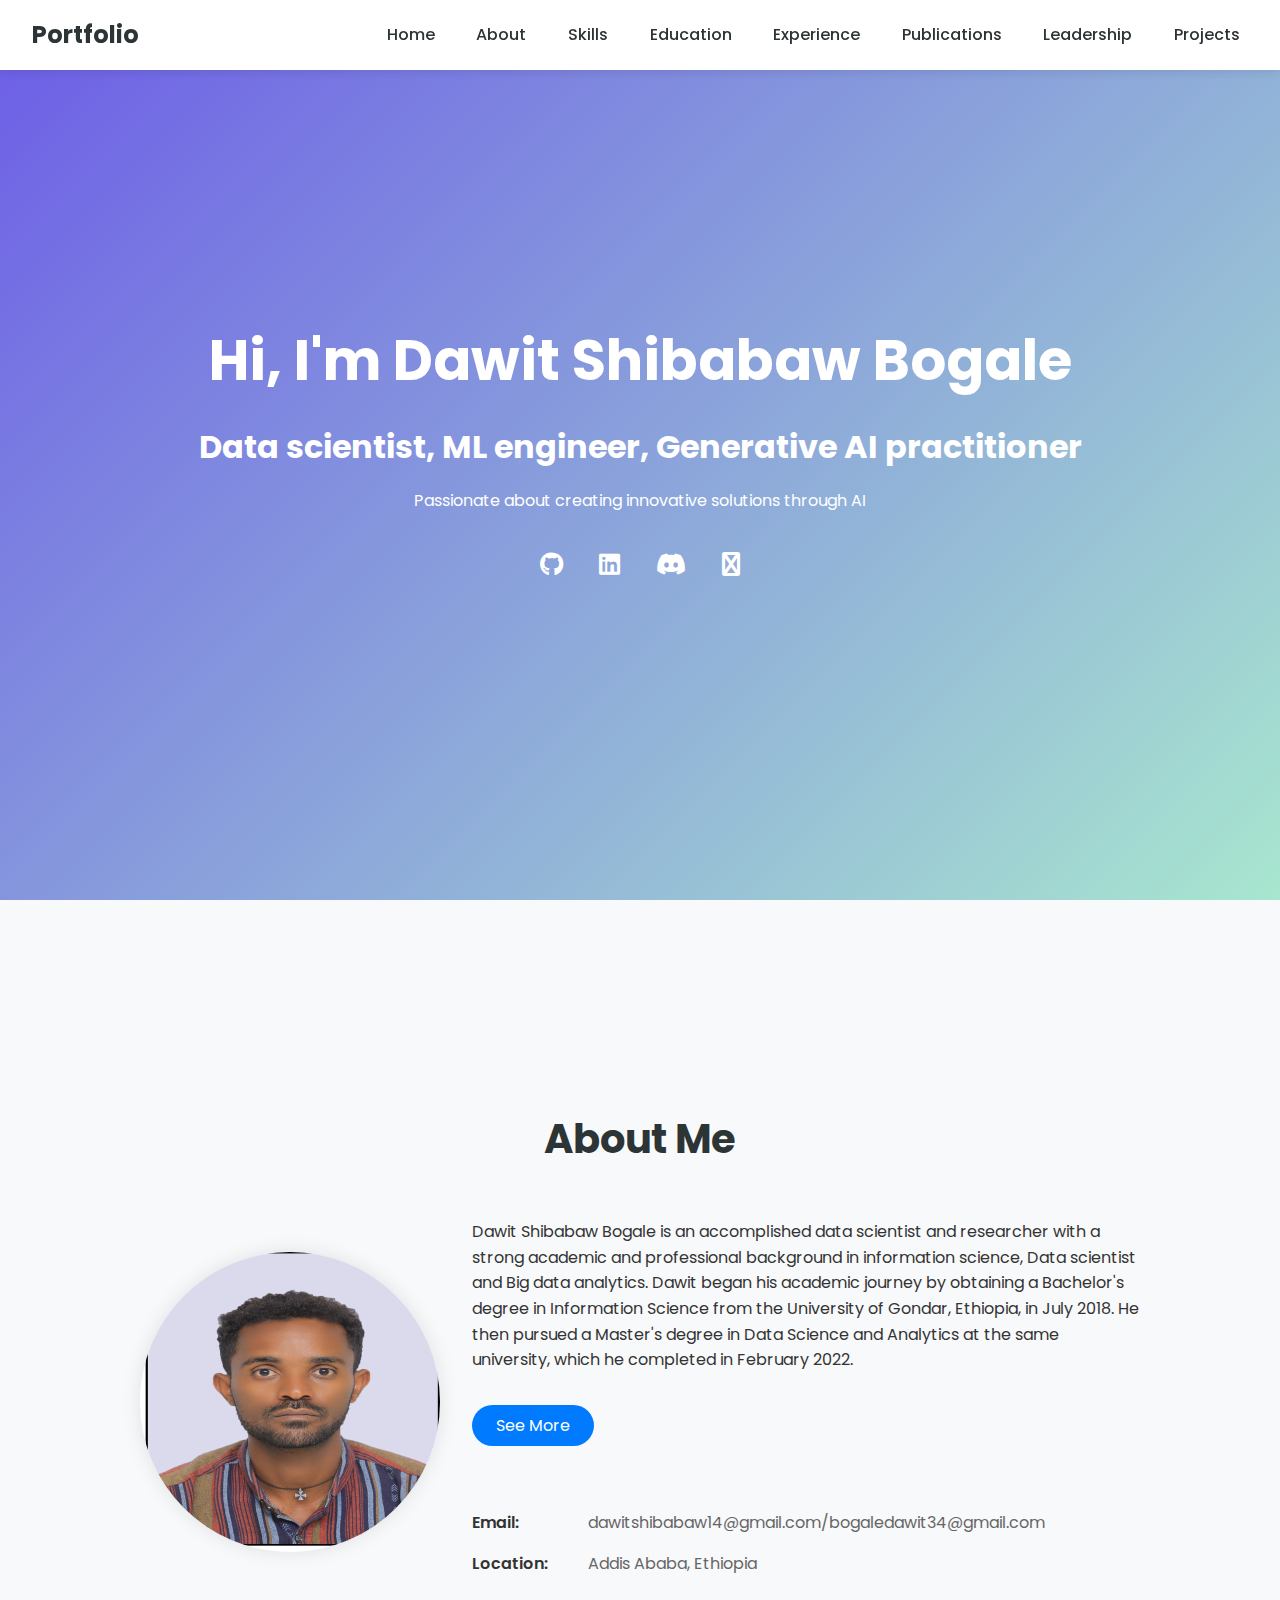
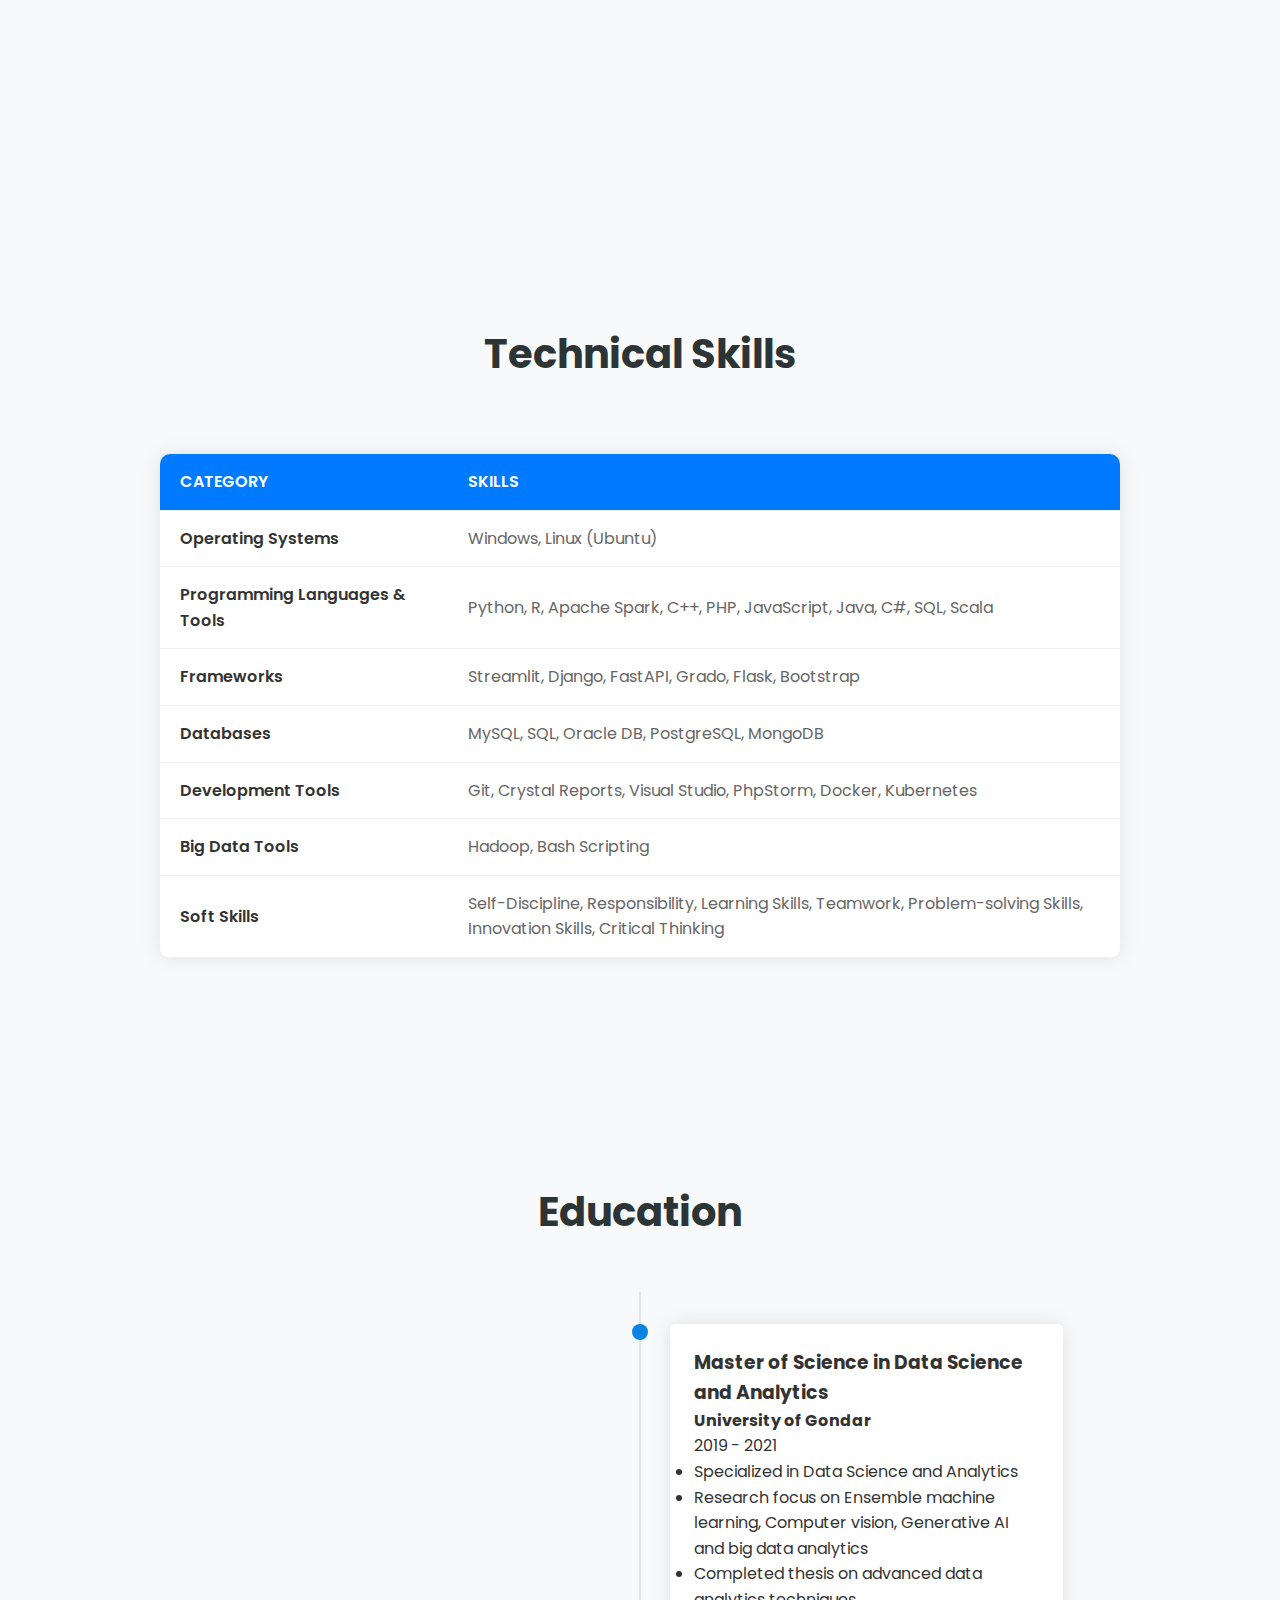
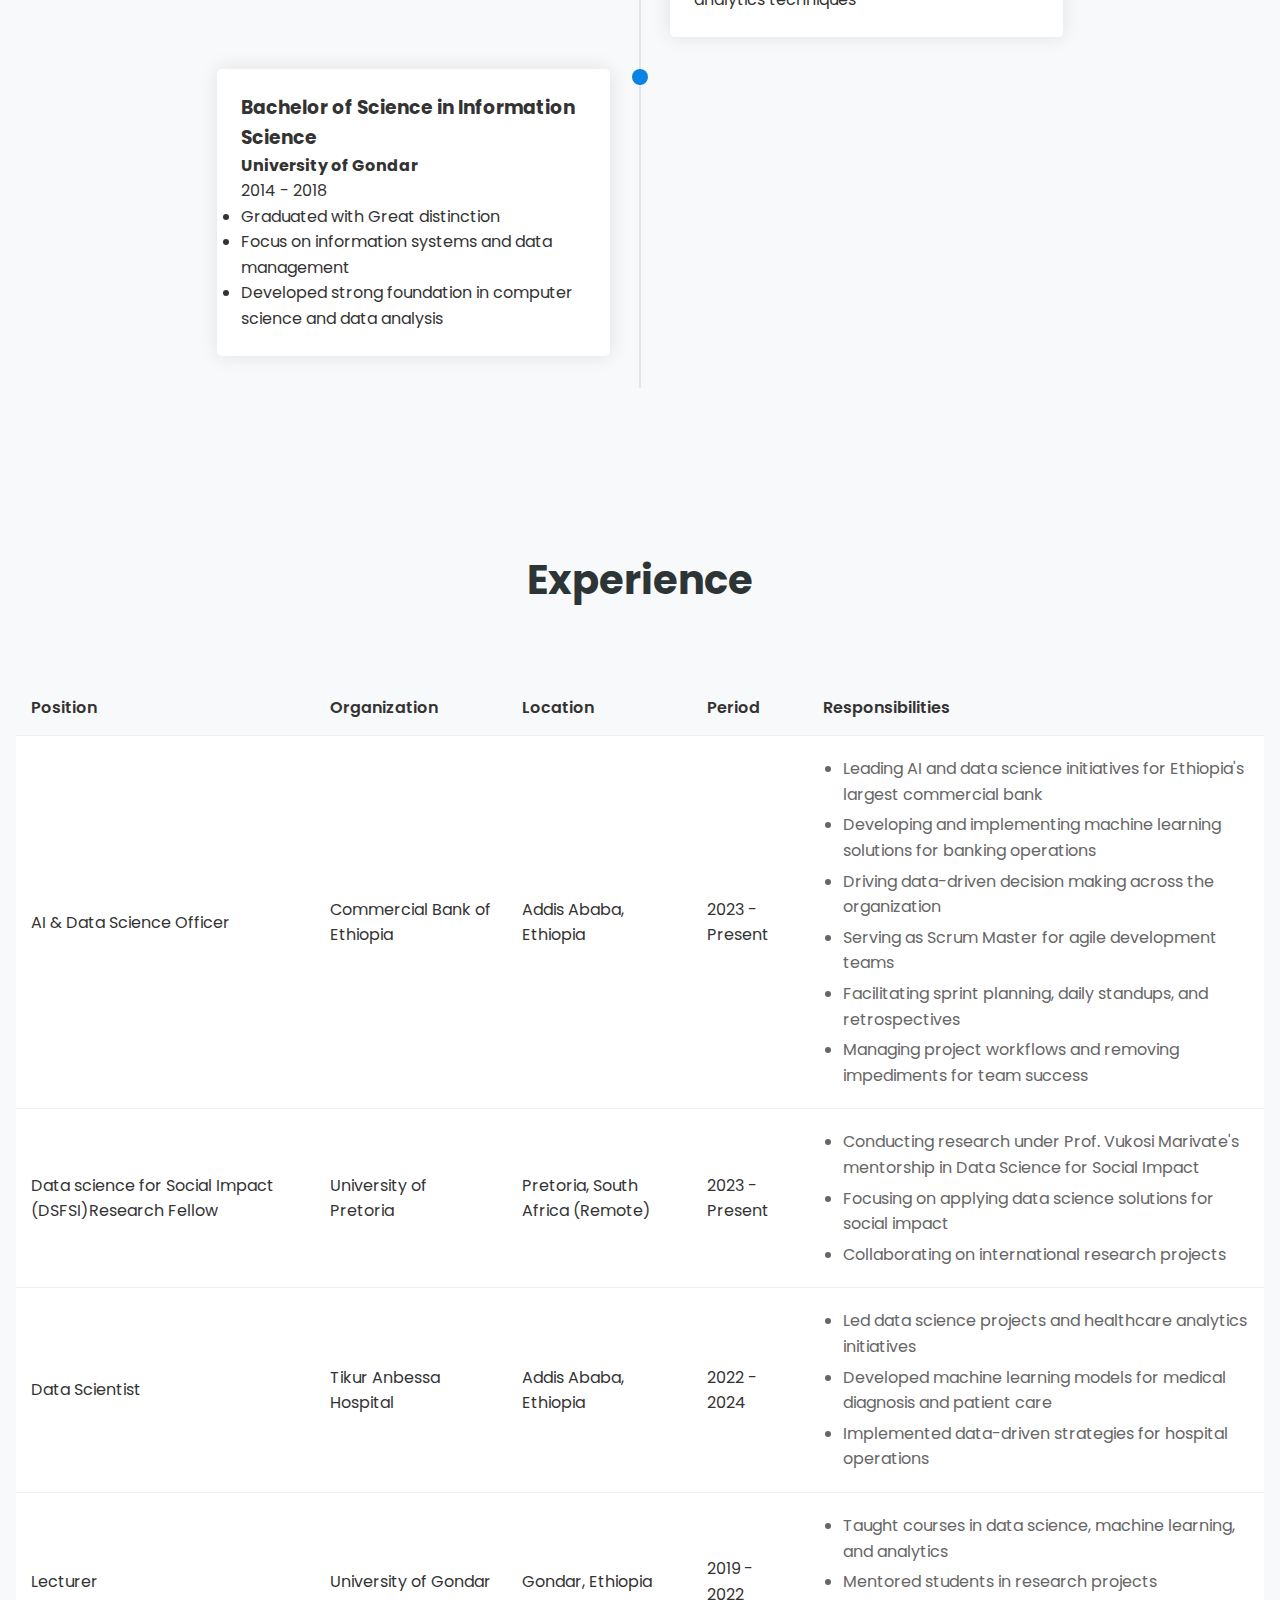
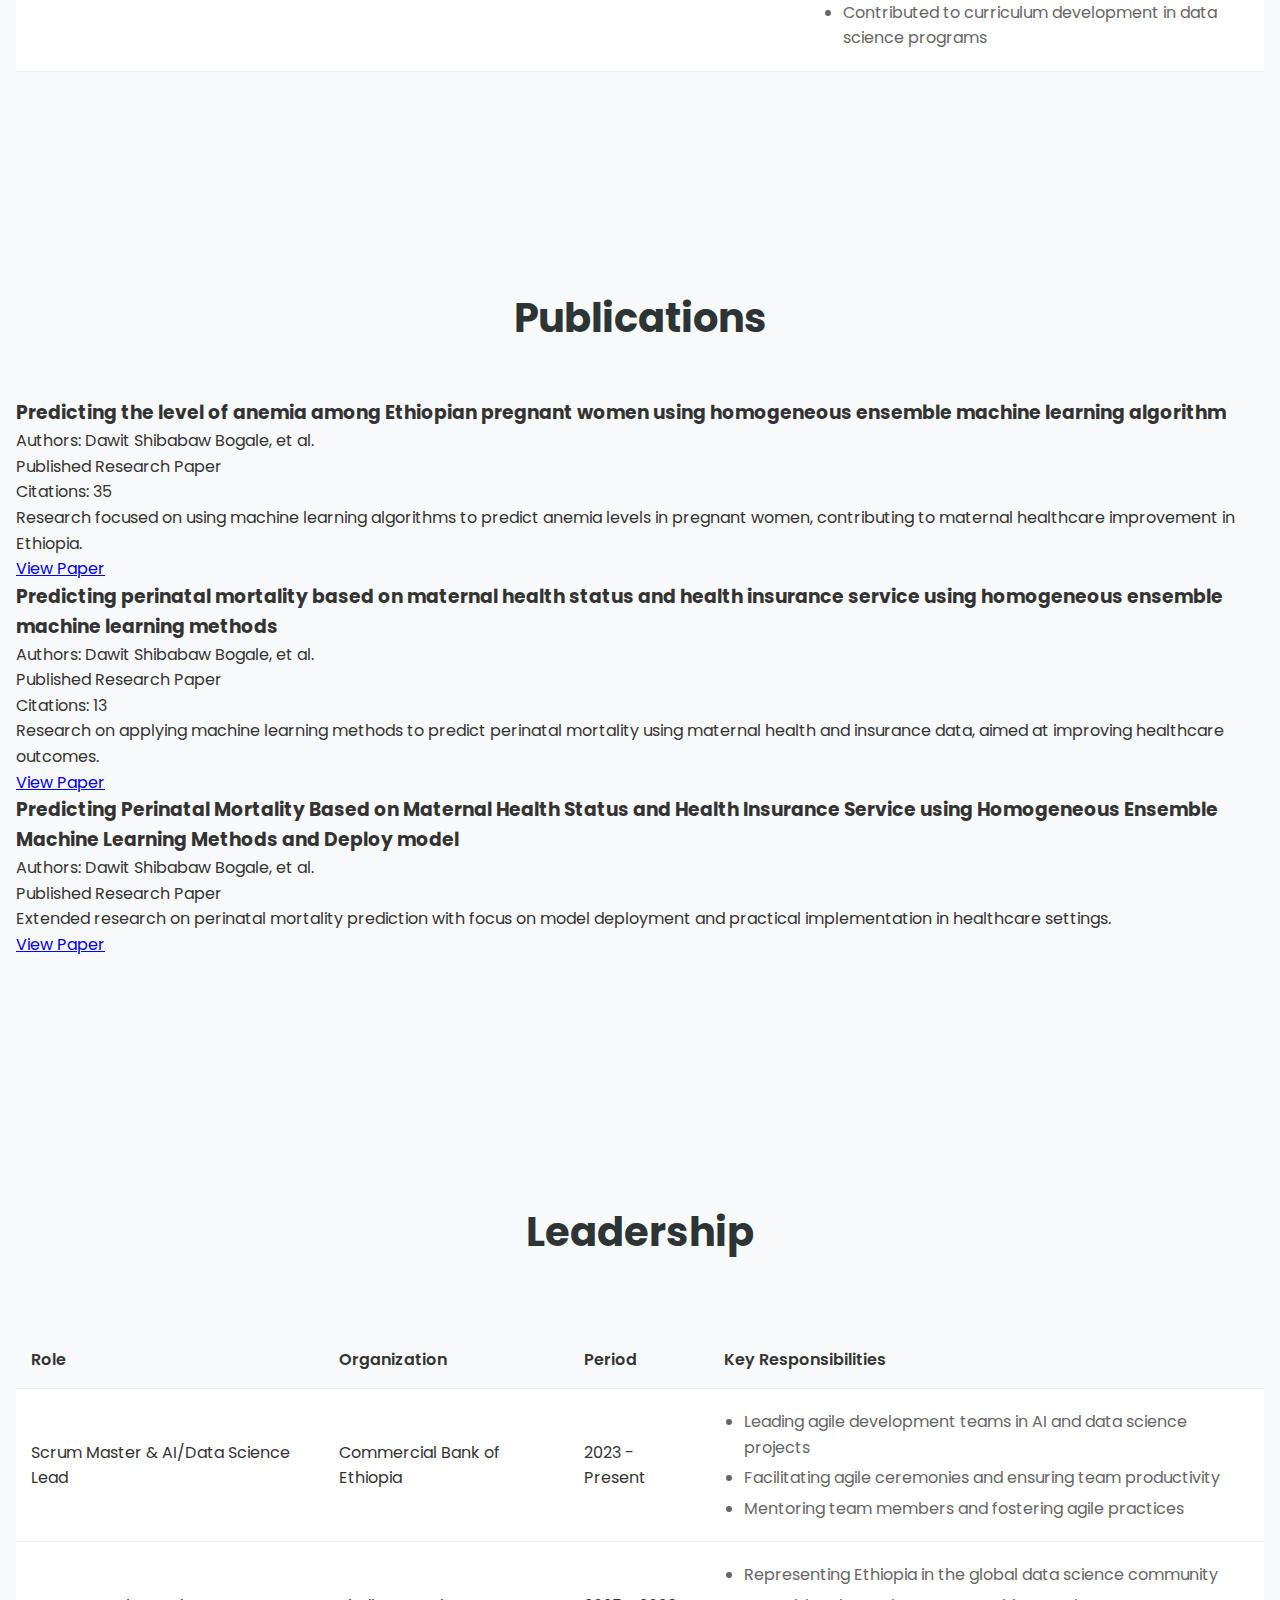
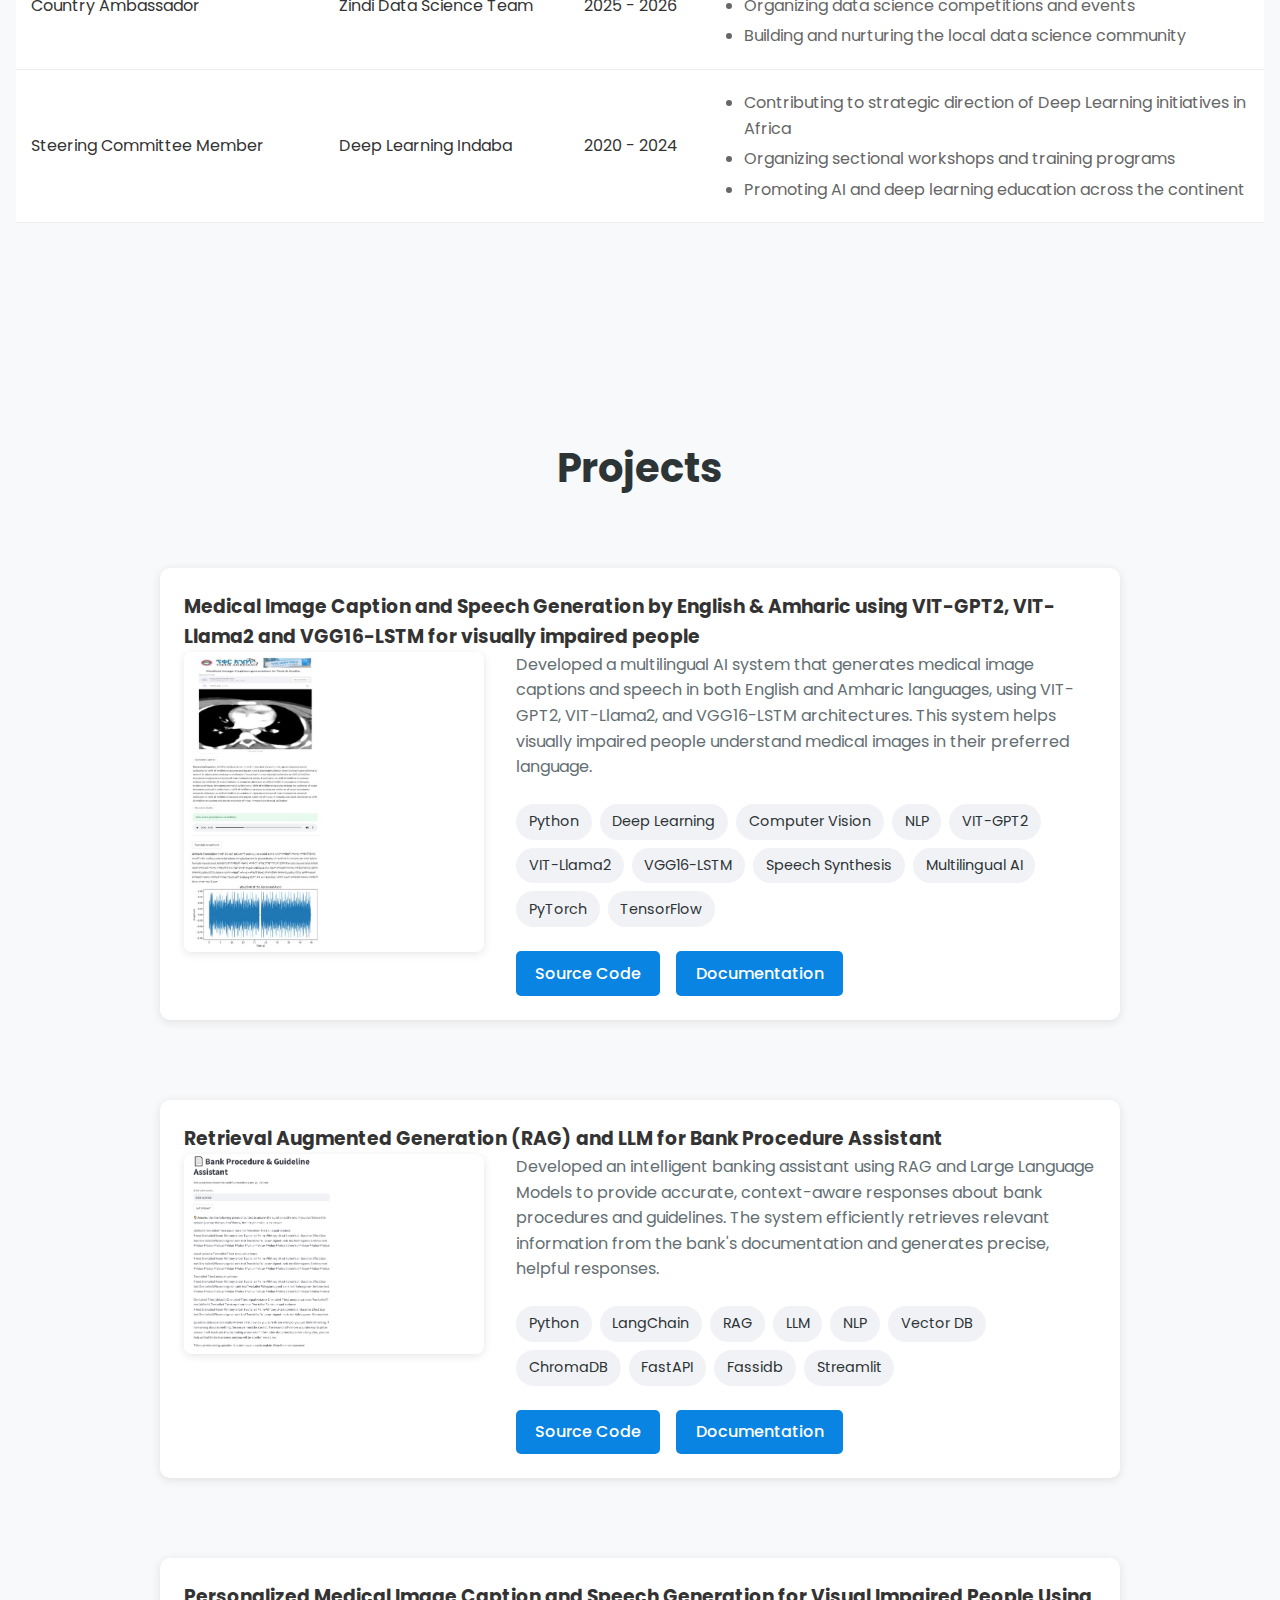
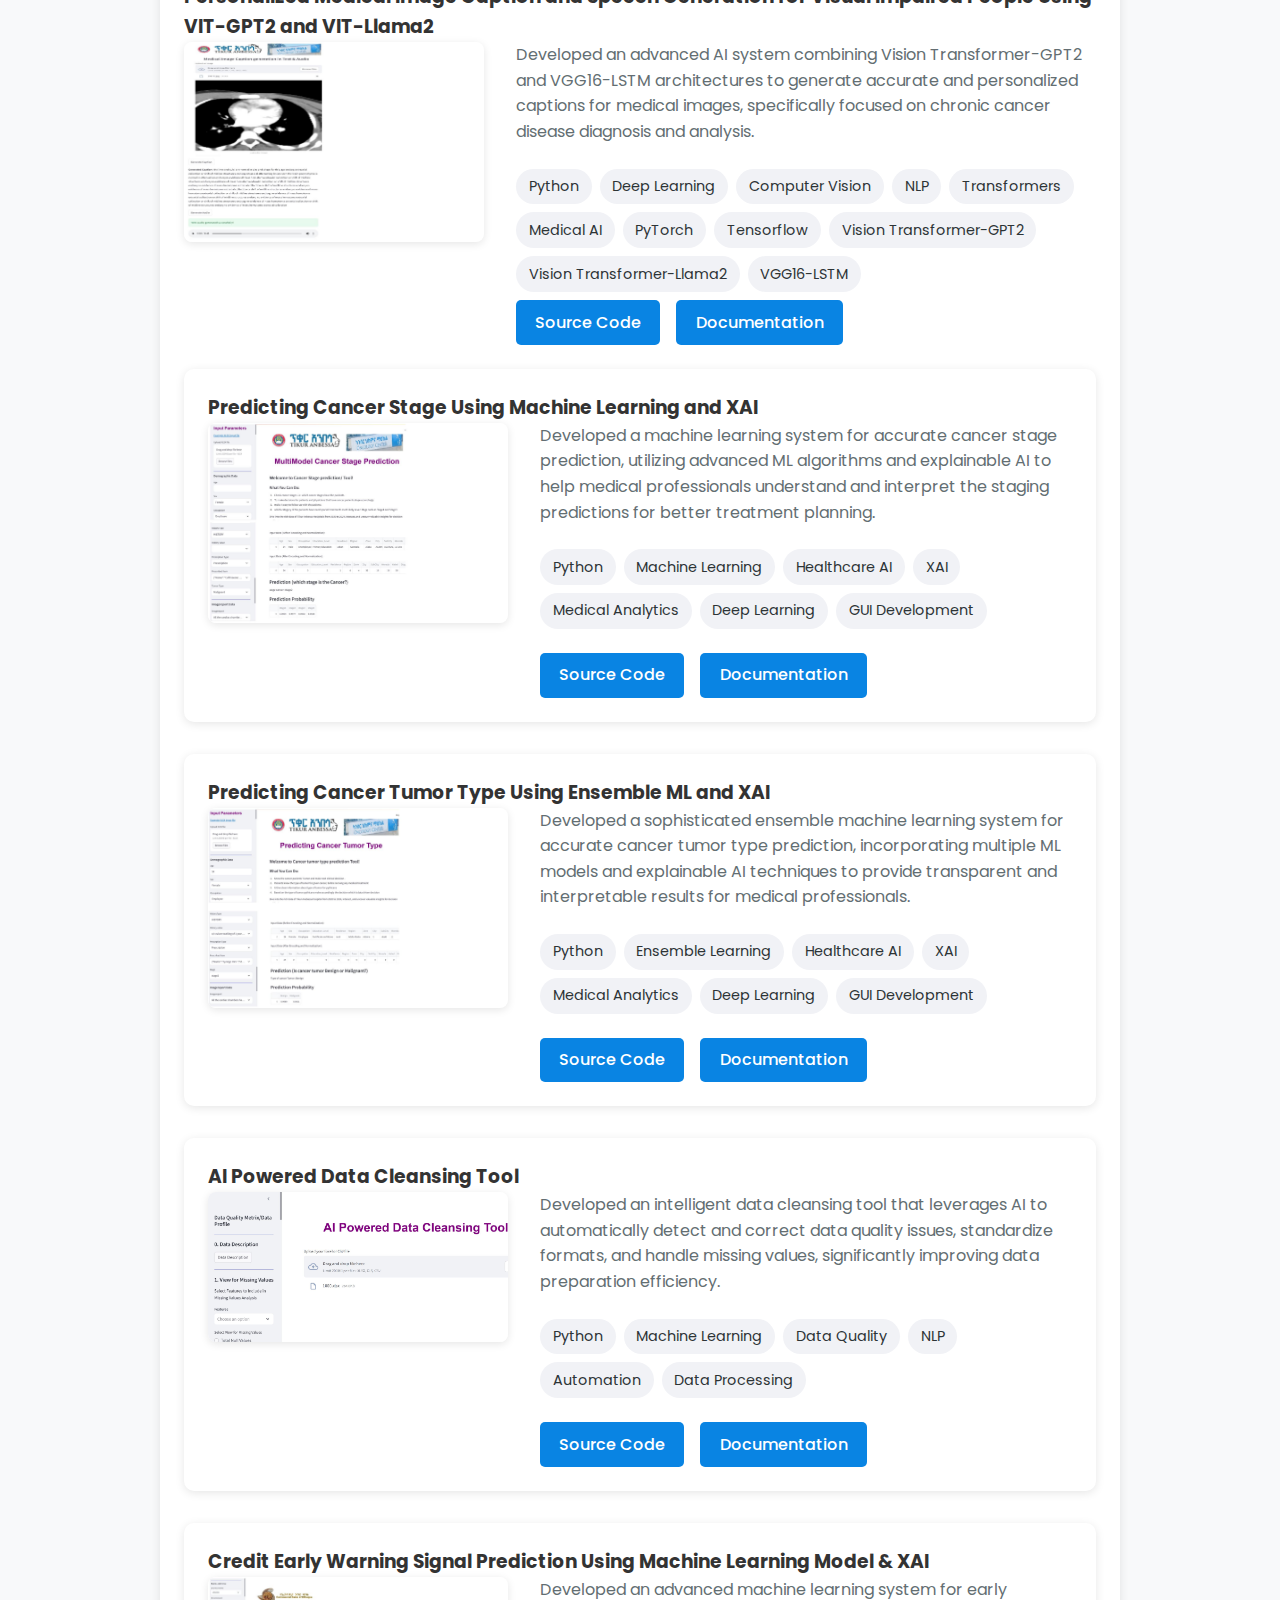
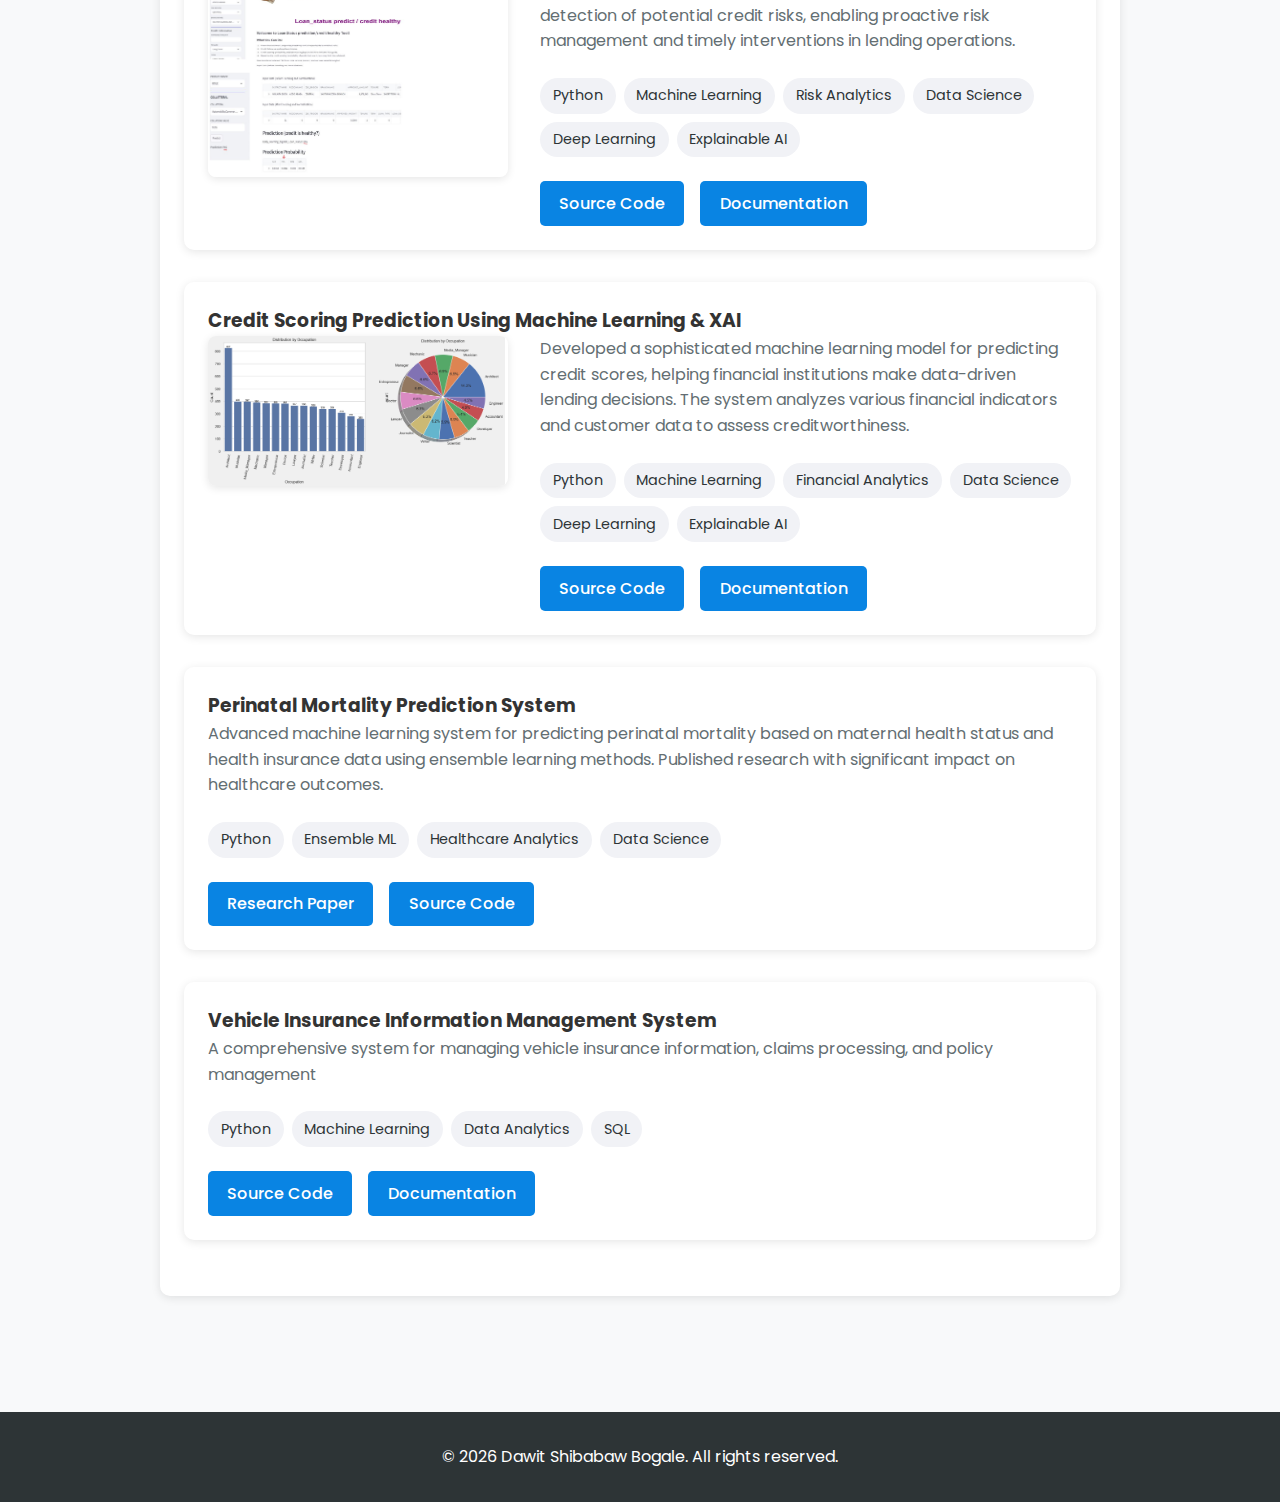
<file: index.html>
<!DOCTYPE html>
<html lang="en">
<head>
    <meta charset="UTF-8">
    <meta name="viewport" content="width=device-width, initial-scale=1.0">
    <meta name="description" content="Portfolio of Dawit Shibabaw Bogale - Data Scientist and ML Engineer">
    <title>Dawit Shibabaw - Portfolio</title>
    <link rel="stylesheet" href="style.css">
    <link rel="stylesheet" href="https://cdnjs.cloudflare.com/ajax/libs/font-awesome/6.0.0/css/all.min.css">
    <link href="https://fonts.googleapis.com/css2?family=Poppins:wght@300;400;500;600;700&display=swap" rel="stylesheet">
</head>
<body>
    <!-- Navigation -->
    <nav class="navbar">
        <div class="nav-content">
            <div class="logo">
                <a href="#">Portfolio</a>
            </div>
            <div class="hamburger">
                <span class="bar"></span>
                <span class="bar"></span>
                <span class="bar"></span>
            </div>
            <ul class="nav-links">
                <li><a href="#home">Home</a></li>
                <li><a href="#about">About</a></li>
                <li><a href="#skills">Skills</a></li>
                <li><a href="#education">Education</a></li>
                <li><a href="#experience">Experience</a></li>
                <li><a href="#publications">Publications</a></li>
                <li><a href="#leadership">Leadership</a></li>
                <li><a href="#projects">Projects</a></li>
            </ul>
        </div>
    </nav>

    <!-- Home Section -->
    <section id="home" class="home">
        <div class="home-content">
            <h1>Hi, I'm Dawit Shibabaw Bogale</h1>
            <h3>Data scientist, ML engineer, Generative AI practitioner</h3>
            <p>Passionate about creating innovative solutions through AI</p>
            
            <div class="social-icons">
                <a href="https://github.com/dawitemu1" target="_blank"><i class="fab fa-github"></i></a>
                <a href="https://www.linkedin.com/in/dawit-shibabaw-3a0a98190/" target="_blank"><i class="fab fa-linkedin"></i></a>
                <a href="https://discord.com/users/dawitshibabawbogale_80305" target="_blank"><i class="fab fa-discord"></i></a>
                <a href="mailto:dawitshibabaw14@gmail.com" target="_blank"><i class="fab fa-envelope"></i></a>
            </div>
        </div>
    </section>

    <!-- About Section -->
    <section id="about" class="about">
        <h2 class="section-title">About Me</h2>
        <div class="about-content">
            <div class="about-img">
                <img src="Dani (1).jpg" alt="Profile Picture">
            </div>
            <div class="about-text">
                <div class="text-content">
                    <p class="about-description">Dawit Shibabaw Bogale is an accomplished data scientist and researcher with a strong academic and professional background in information science, Data scientist and Big data analytics. Dawit began his academic journey by obtaining a Bachelor's degree in Information Science from the University of Gondar, Ethiopia, in July 2018. He then pursued a Master's degree in Data Science and Analytics at the same university, which he completed in February 2022.</p>

                    <div class="expandable-content">
                        <p>Currently, Dawit is a Research fellow in Data Science at Bahir Dar University's Institute of Technology, where he has been enrolled since December 2022. He is also a Research Fellow and Team Member at the Data Science for Social Impact initiative at the University of Pretoria, south Africa, under the mentorship of Professor Vukosi Marivate.</p>
                        
                        <p>Dawit's expertise extends across various domains within data science, including machine learning, big data analytics, and artificial intelligence. His skill set is further reinforced by numerous certifications from prestigious institutions, including IBM, university of california, Linux Foundation, JPMC AI in Africa, Google cloud, Columbia University, Duke university, Google, and the International Institute of Online Education. These certifications cover a wide range of topics such as machine learning, computer vison, Big data analytics, deep learning, cybersecurity, blockchain, LLM, image caption, and generative AI.</p>
                        
                        <p>Dawit's contributions to the field have been recognized through awards such as the Certificate of Recognition from Deep Learning Indaba in September 2023. His innovative approach and dedication to the field have made him a skilled data scientist, data analyst, and machine learning engineer, with a creative and innovative mindset.</p>
                        
                        <p>Throughout his career, Dawit has demonstrated a strong commitment to advancing the field of data science, particularly in its application to social impact. His ongoing research and academic endeavors continue to position him as a leading expert in the field.</p>
                        
                        <p>Research area: Deep learning, Machine learning, computer vision, and Big data analytics</p>
                    </div>
                </div>
                <button class="read-more-btn">See More</button>
                <div class="personal-info">
                    <div class="info-item">
                        <span class="info-title">Email:</span>
                        <span class="info-value">dawitshibabaw14@gmail.com/bogaledawit34@gmail.com</span>
                    </div>
                    <div class="info-item">
                        <span class="info-title">Location:</span>
                        <span class="info-value">Addis Ababa, Ethiopia</span>
                    </div>
                </div>
            </div>
        </div>
    </section>

    <!-- Skills Section -->
    <section id="skills" class="skills">
        <h2 class="section-title">Technical Skills</h2>
        <div class="skills-table">
            <table>
                <tr>
                    <th>Category</th>
                    <th>Skills</th>
                </tr>
                <tr>
                    <td>Operating Systems</td>
                    <td>Windows, Linux (Ubuntu)</td>
                </tr>
                <tr>
                    <td>Programming Languages & Tools</td>
                    <td>Python, R, Apache Spark, C++, PHP, JavaScript, Java, C#, SQL, Scala</td>
                </tr>
                <tr>
                    <td>Frameworks</td>
                    <td>Streamlit, Django, FastAPI, Grado, Flask, Bootstrap</td>
                </tr>
                <tr>
                    <td>Databases</td>
                    <td>MySQL, SQL, Oracle DB, PostgreSQL, MongoDB</td>
                </tr>
                <tr>
                    <td>Development Tools</td>
                    <td>Git, Crystal Reports, Visual Studio, PhpStorm, Docker, Kubernetes</td>
                </tr>
                <tr>
                    <td>Big Data Tools</td>
                    <td>Hadoop, Bash Scripting</td>
                </tr>
                <tr>
                    <td>Soft Skills</td>
                    <td>Self-Discipline, Responsibility, Learning Skills, Teamwork, Problem-solving Skills, Innovation Skills, Critical Thinking</td>
                </tr>
            </table>
        </div>
    </section>

    <!-- Education Section -->
    <section id="education" class="education">
        <h2 class="section-title">Education</h2>
        <div class="timeline">
            <div class="timeline-item">
                <div class="timeline-dot"></div>
                <div class="timeline-content">
                    <h3>Master of Science in Data Science and Analytics</h3>
                    <h4>University of Gondar</h4>
                    <p>2019 - 2021</p>
                    <ul>
                        <li>Specialized in Data Science and Analytics</li>
                        <li>Research focus on Ensemble machine learning, Computer vision, Generative AI and big data analytics</li>
                        <li>Completed thesis on advanced data analytics techniques</li>
                    </ul>
                </div>
            </div>
            <div class="timeline-item">
                <div class="timeline-dot"></div>
                <div class="timeline-content">
                    <h3>Bachelor of Science in Information Science</h3>
                    <h4>University of Gondar</h4>
                    <p>2014 - 2018</p>
                    <ul>
                        <li>Graduated with Great distinction</li>
                        <li>Focus on information systems and data management</li>
                        <li>Developed strong foundation in computer science and data analysis</li>
                    </ul>
                </div>
            </div>
        </div>
    </section>

    <!-- Experience Section -->
    <section id="experience" class="experience">
        <h2 class="section-title">Experience</h2>
        <div class="experience-table">
            <table>
                <tr>
                    <th>Position</th>
                    <th>Organization</th>
                    <th>Location</th>
                    <th>Period</th>
                    <th>Responsibilities</th>
                </tr>
                <tr>
                    <td>AI & Data Science Officer</td>
                    <td>Commercial Bank of Ethiopia</td>
                    <td>Addis Ababa, Ethiopia</td>
                    <td>2023 - Present</td>
                    <td>
                        <ul>
                            <li>Leading AI and data science initiatives for Ethiopia's largest commercial bank</li>
                            <li>Developing and implementing machine learning solutions for banking operations</li>
                            <li>Driving data-driven decision making across the organization</li>
                            <li>Serving as Scrum Master for agile development teams</li>
                            <li>Facilitating sprint planning, daily standups, and retrospectives</li>
                            <li>Managing project workflows and removing impediments for team success</li>
                        </ul>
                    </td>
                </tr>
                <tr>
                    <td>Data science for Social Impact (DSFSI)Research Fellow</td>
                    <td>University of Pretoria</td>
                    <td>Pretoria, South Africa (Remote)</td>
                    <td>2023 - Present</td>
                    <td>
                        <ul>
                            <li>Conducting research under Prof. Vukosi Marivate's mentorship in Data Science for Social Impact</li>
                            <li>Focusing on applying data science solutions for social impact</li>
                            <li>Collaborating on international research projects</li>
                        </ul>
                    </td>
                </tr>
                <tr>
                    <td>Data Scientist</td>
                    <td>Tikur Anbessa Hospital</td>
                    <td>Addis Ababa, Ethiopia</td>
                    <td>2022 - 2024</td>
                    <td>
                        <ul>
                            <li>Led data science projects and healthcare analytics initiatives</li>
                            <li>Developed machine learning models for medical diagnosis and patient care</li>
                            <li>Implemented data-driven strategies for hospital operations</li>
                        </ul>
                    </td>
                </tr>
                <tr>
                    <td>Lecturer</td>
                    <td>University of Gondar</td>
                    <td>Gondar, Ethiopia</td>
                    <td>2019 - 2022</td>
                    <td>
                        <ul>
                            <li>Taught courses in data science, machine learning, and analytics</li>
                            <li>Mentored students in research projects</li>
                            <li>Contributed to curriculum development in data science programs</li>
                        </ul>
                    </td>
                </tr>
            </table>
        </div>
    </section>

    <!-- Publications Section -->
    <section id="publications" class="publications">
        <h2 class="section-title">Publications</h2>
        <div class="publications-grid">
            <div class="publication-card">
                <div class="publication-content">
                    <h3>Predicting the level of anemia among Ethiopian pregnant women using homogeneous ensemble machine learning algorithm</h3>
                    <p class="authors">Authors: Dawit Shibabaw Bogale, et al.</p>
                    <p class="conference">Published Research Paper</p>
                    <p class="citation">Citations: 35</p>
                    <p class="description">Research focused on using machine learning algorithms to predict anemia levels in pregnant women, contributing to maternal healthcare improvement in Ethiopia.</p>
                    <div class="publication-links">
                        <a href="https://scholar.google.com/citations?view_op=view_citation&hl=en&user=EO9G-tMAAAAJ&citation_for_view=EO9G-tMAAAAJ:u-x6o8ySG0sC" target="_blank" class="btn">View Paper</a>
                    </div>
                </div>
            </div>

            <div class="publication-card">
                <div class="publication-content">
                    <h3>Predicting perinatal mortality based on maternal health status and health insurance service using homogeneous ensemble machine learning methods</h3>
                    <p class="authors">Authors: Dawit Shibabaw Bogale, et al.</p>
                    <p class="conference">Published Research Paper</p>
                    <p class="citation">Citations: 13</p>
                    <p class="description">Research on applying machine learning methods to predict perinatal mortality using maternal health and insurance data, aimed at improving healthcare outcomes.</p>
                    <div class="publication-links">
                        <a href="https://scholar.google.com/citations?view_op=view_citation&hl=en&user=EO9G-tMAAAAJ&citation_for_view=EO9G-tMAAAAJ:qjMakFHDy7sC" target="_blank" class="btn">View Paper</a>
                    </div>
                </div>
            </div>

            <div class="publication-card">
                <div class="publication-content">
                    <h3>Predicting Perinatal Mortality Based on Maternal Health Status and Health Insurance Service using Homogeneous Ensemble Machine Learning Methods and Deploy model</h3>
                    <p class="authors">Authors: Dawit Shibabaw Bogale, et al.</p>
                    <p class="conference">Published Research Paper</p>
                    <p class="description">Extended research on perinatal mortality prediction with focus on model deployment and practical implementation in healthcare settings.</p>
                    <div class="publication-links">
                        <a href="https://scholar.google.com/citations?view_op=view_citation&hl=en&user=EO9G-tMAAAAJ&citation_for_view=EO9G-tMAAAAJ:YsMSGLbcyi4C" target="_blank" class="btn">View Paper</a>
                    </div>
                </div>
            </div>
        </div>
    </section>

    <!-- Leadership Section -->
    <section id="leadership" class="leadership">
        <h2 class="section-title">Leadership</h2>
        <div class="experience-table">
            <table>
                <tr>
                    <th>Role</th>
                    <th>Organization</th>
                    <th>Period</th>
                    <th>Key Responsibilities</th>
                </tr>
                <tr>
                    <td>Scrum Master & AI/Data Science Lead</td>
                    <td>Commercial Bank of Ethiopia</td>
                    <td>2023 - Present</td>
                    <td>
                        <ul>
                            <li>Leading agile development teams in AI and data science projects</li>
                            <li>Facilitating agile ceremonies and ensuring team productivity</li>
                            <li>Mentoring team members and fostering agile practices</li>
                        </ul>
                    </td>
                </tr>
                <tr>
                    <td>Country Ambassador</td>
                    <td>Zindi Data Science Team</td>
                    <td>2025 - 2026</td>
                    <td>
                        <ul>
                            <li>Representing Ethiopia in the global data science community</li>
                            <li>Organizing data science competitions and events</li>
                            <li>Building and nurturing the local data science community</li>
                        </ul>
                    </td>
                </tr>
                <tr>
                    <td>Steering Committee Member</td>
                    <td>Deep Learning Indaba</td>
                    <td>2020 - 2024</td>
                    <td>
                        <ul>
                            <li>Contributing to strategic direction of Deep Learning initiatives in Africa</li>
                            <li>Organizing sectional workshops and training programs</li>
                            <li>Promoting AI and deep learning education across the continent</li>
                        </ul>
                    </td>
                </tr>
            </table>
        </div>
    </section>

    <!-- Projects Section -->
    <section id="projects" class="projects">
        <h2 class="section-title">Projects</h2>
        <div class="projects-grid">
            <div class="project-card">
                <h3>Medical Image Caption and Speech Generation by English & Amharic using VIT-GPT2, VIT-Llama2 and VGG16-LSTM for visually impaired people</h3>
                <div class="project-content">
                    <div class="project-image" style="height: 300px;">
                        <img src="AM.JPG" alt="Bilingual Medical Image Caption" style="height: 300px; width: auto; object-fit: contain;">
                    </div>
                    <div class="project-info">
                        <p>Developed a multilingual AI system that generates medical image captions and speech in both English and Amharic languages, using VIT-GPT2, VIT-Llama2, and VGG16-LSTM architectures. This system helps visually impaired people understand medical images in their preferred language.</p>
                        <div class="project-tags">
                            <span>Python</span>
                            <span>Deep Learning</span>
                            <span>Computer Vision</span>
                            <span>NLP</span>
                            <span>VIT-GPT2</span>
                            <span>VIT-Llama2</span>
                            <span>VGG16-LSTM</span>
                            <span>Speech Synthesis</span>
                            <span>Multilingual AI</span>
                            <span>PyTorch</span>
                            <span>TensorFlow</span>
                        </div>
                        <div class="project-links">
                            <a href="https://github.com/dawitemu1/Medical-image-caption-by-AM_En-and-speech-generation-" target="_blank" class="btn">Source Code</a>
                            <a href="#" class="btn">Documentation</a>
                        </div>
                    </div>
                </div>
            </div>

            <div class="project-card">
                <h3>Retrieval Augmented Generation (RAG) and LLM for Bank Procedure Assistant</h3>
                <div class="project-content">
                    <div class="project-image" style="height: 200px;">
                        <img src="RAG.png" alt="RAG Bank Assistant" style="height: 200px; width: auto; object-fit: contain;">
                    </div>
                    <div class="project-info">
                        <p>Developed an intelligent banking assistant using RAG and Large Language Models to provide accurate, context-aware responses about bank procedures and guidelines. The system efficiently retrieves relevant information from the bank's documentation and generates precise, helpful responses.</p>
                        <div class="project-tags">
                            <span>Python</span>
                            <span>LangChain</span>
                            <span>RAG</span>
                            <span>LLM</span>
                            <span>NLP</span>
                            <span>Vector DB</span>
                            <span>ChromaDB</span>
                            <span>FastAPI</span>
                            <span>Fassidb</span>
                            <span>Streamlit</span>
                        </div>
                        <div class="project-links">
                            <a href="https://github.com/dawitemu1/Retrieval-Augmented-Generation-RAG-and-LLMs" target="_blank" class="btn">Source Code</a>
                            <a href="#" class="btn">Documentation</a>
                        </div>
                    </div>
                </div>
            </div>

            <div class="project-card">
                <h3>Personalized Medical Image Caption and Speech Generation for Visual Impaired People Using VIT-GPT2 and VIT-Llama2</h3>
                <div class="project-content">
                    <div class="project-image" style="height: 200px;">
                        <img src="caption.JPG" alt="Medical Image Caption Generation" style="height: 200px; width: auto; object-fit: contain;">
                    </div>
                    <div class="project-info">
                        <p>Developed an advanced AI system combining Vision Transformer-GPT2 and VGG16-LSTM architectures to generate accurate and personalized captions for medical images, specifically focused on chronic cancer disease diagnosis and analysis.</p>
                        <div class="project-tags">
                            <span>Python</span>
                            <span>Deep Learning</span>
                            <span>Computer Vision</span>
                            <span>NLP</span>
                            <span>Transformers</span>
                            <span>Medical AI</span>
                            <span>PyTorch</span>
                            <span>Tensorflow</span>
                            <span>Vision Transformer-GPT2</span>
                            <span>Vision Transformer-Llama2</span>
                            <span>VGG16-LSTM</span
                        </div>
                        <div class="project-links">
                            <a href="https://github.com/dawitemu1/Medical-image-caption-generation-in-Text-and-Audio-using-VGG16-LSTM-VIT-GPT2" target="_blank" class="btn">Source Code</a>
                            <a href="#" class="btn">Documentation</a>
                        </div>
                    </div>
                </div>
            </div>

            <div class="project-card">
                <h3>Predicting Cancer Stage Using Machine Learning and XAI</h3>
                <div class="project-content">
                    <div class="project-image" style="height: 200px;">
                        <img src="GUI (1).JPG" alt="Cancer Stage Prediction" style="height: 200px; width: auto; object-fit: contain;">
                    </div>
                    <div class="project-info">
                        <p>Developed a machine learning system for accurate cancer stage prediction, utilizing advanced ML algorithms and explainable AI to help medical professionals understand and interpret the staging predictions for better treatment planning.</p>
                        <div class="project-tags">
                            <span>Python</span>
                            <span>Machine Learning</span>
                            <span>Healthcare AI</span>
                            <span>XAI</span>
                            <span>Medical Analytics</span>
                            <span>Deep Learning</span>
                            <span>GUI Development</span>
                        </div>
                        <div class="project-links">
                            <a href="https://github.com/dawitemu1/Multi_model-cancer-stage-prediction-XAI-and-deploy-model" target="_blank" class="btn">Source Code</a>
                            <a href="#" class="btn">Documentation</a>
                        </div>
                    </div>
                </div>
            </div>

            <div class="project-card">
                <h3>Predicting Cancer Tumor Type Using Ensemble ML and XAI</h3>
                <div class="project-content">
                    <div class="project-image" style="height: 200px;">
                        <img src="GUI.JPG" alt="Cancer Tumor Type Prediction" style="height: 200px; width: auto; object-fit: contain;">
                    </div>
                    <div class="project-info">
                        <p>Developed a sophisticated ensemble machine learning system for accurate cancer tumor type prediction, incorporating multiple ML models and explainable AI techniques to provide transparent and interpretable results for medical professionals.</p>
                        <div class="project-tags">
                            <span>Python</span>
                            <span>Ensemble Learning</span>
                            <span>Healthcare AI</span>
                            <span>XAI</span>
                            <span>Medical Analytics</span>
                            <span>Deep Learning</span>
                            <span>GUI Development</span>
                        </div>
                        <div class="project-links">
                            <a href="https://github.com/dawitemu1/Cancer-tumor-type-prediction-and-XAI-and-Deploy-model" target="_blank" class="btn">Source Code</a>
                            <a href="#" class="btn">Documentation</a>
                        </div>
                    </div>
                </div>
            </div>

            <div class="project-card">
                <h3>AI Powered Data Cleansing Tool</h3>
                <div class="project-content">
                    <div class="project-image" style="height: 150px;">
                        <img src="Data.JPG" alt="AI Powered Data Cleansing" style="height: 150px; width: auto; object-fit: contain;">
                    </div>
                    <div class="project-info">
                        <p>Developed an intelligent data cleansing tool that leverages AI to automatically detect and correct data quality issues, standardize formats, and handle missing values, significantly improving data preparation efficiency.</p>
                        <div class="project-tags">
                            <span>Python</span>
                            <span>Machine Learning</span>
                            <span>Data Quality</span>
                            <span>NLP</span>
                            <span>Automation</span>
                            <span>Data Processing</span>
                        </div>
                        <div class="project-links">
                            <a href="https://github.com/dawitemu1/AI-Powered-Data-Cleansing-Tool-" target="_blank" class="btn">Source Code</a>
                            <a href="#" class="btn">Documentation</a>
                        </div>
                    </div>
                </div>
            </div>

            <div class="project-card">
                <h3>Credit Early Warning Signal Prediction Using Machine Learning Model & XAI</h3>
                <div class="project-content">
                    <div class="project-image" style="height: 200px;">
                        <img src="Loan.JPG" alt="Credit Early Warning Signal Prediction" style="height: 200px; width: auto; object-fit: contain;">
                    </div>
                    <div class="project-info">
                        <p>Developed an advanced machine learning system for early detection of potential credit risks, enabling proactive risk management and timely interventions in lending operations.</p>
                        <div class="project-tags">
                            <span>Python</span>
                            <span>Machine Learning</span>
                            <span>Risk Analytics</span>
                            <span>Data Science</span>
                            <span>Deep Learning</span>
                            <span>Explainable AI</span>
                        </div>
                        <div class="project-links">
                            <a href="https://github.com/dawitemu1/Credit-early-waring-signal-EDA-and-model-deploy" target="_blank" class="btn">Source Code</a>
                            <a href="#" class="btn">Documentation</a>
                        </div>
                    </div>
                </div>
            </div>

            <div class="project-card">
                <h3>Credit Scoring Prediction Using Machine Learning & XAI</h3>
                <div class="project-content">
                    <div class="project-image" style="height: 150px;">
                        <img src="score.png" alt="Credit Scoring Prediction" style="height: 150px; width: auto; object-fit: contain;">
                    </div>
                    <div class="project-info">
                        <p>Developed a sophisticated machine learning model for predicting credit scores, helping financial institutions make data-driven lending decisions. The system analyzes various financial indicators and customer data to assess creditworthiness.</p>
                        <div class="project-tags">
                            <span>Python</span>
                            <span>Machine Learning</span>
                            <span>Financial Analytics</span>
                            <span>Data Science</span>
                            <span>Deep Learning</span>
                            <span>Explainable AI</span>
                        </div>
                        <div class="project-links">
                            <a href="https://github.com/dawitemu1/Credit_scoring-and-model-deployment" target="_blank" class="btn">Source Code</a>
                            <a href="#" class="btn">Documentation</a>
                        </div>
                    </div>
                </div>
            </div>

            <div class="project-card">
                <h3>Perinatal Mortality Prediction System</h3>
                <div class="project-content">
                    <div class="project-info">
                        <p>Advanced machine learning system for predicting perinatal mortality based on maternal health status and health insurance data using ensemble learning methods. Published research with significant impact on healthcare outcomes.</p>
                        <div class="project-tags">
                            <span>Python</span>
                            <span>Ensemble ML</span>
                            <span>Healthcare Analytics</span>
                            <span>Data Science</span>
                        </div>
                        <div class="project-links">
                            <a href="https://scholar.google.com/citations?view_op=view_citation&hl=en&user=EO9G-tMAAAAJ&citation_for_view=EO9G-tMAAAAJ:qjMakFHDy7sC" target="_blank" class="btn">Research Paper</a>
                            <a href="https://github.com/dawitemu1/predict-Infant-mortality-based-on-nutritional-status-and-Health-insurance-" target="_blank" class="btn">Source Code</a>
                        </div>
                    </div>
                </div>
            </div>

            <div class="project-card">
                <h3>Vehicle Insurance Information Management System</h3>
                <div class="project-content">
                    <div class="project-info">
                        <p>A comprehensive system for managing vehicle insurance information, claims processing, and policy management</p>
                        <div class="project-tags">
                            <span>Python</span>
                            <span>Machine Learning</span>
                            <span>Data Analytics</span>
                            <span>SQL</span>
                        </div>
                        <div class="project-links">
                            <a href="https://github.com/dawitemu1/vehicle-insurance-system" target="_blank" class="btn">Source Code</a>
                            <a href="#" class="btn">Documentation</a>
                        </div>
                    </div>
                </div>
            </div>
        </div>
    </section>

    <footer>
        <p></p>
    </footer>

    <script src="script.js"></script>
</body>
</html>
</file>
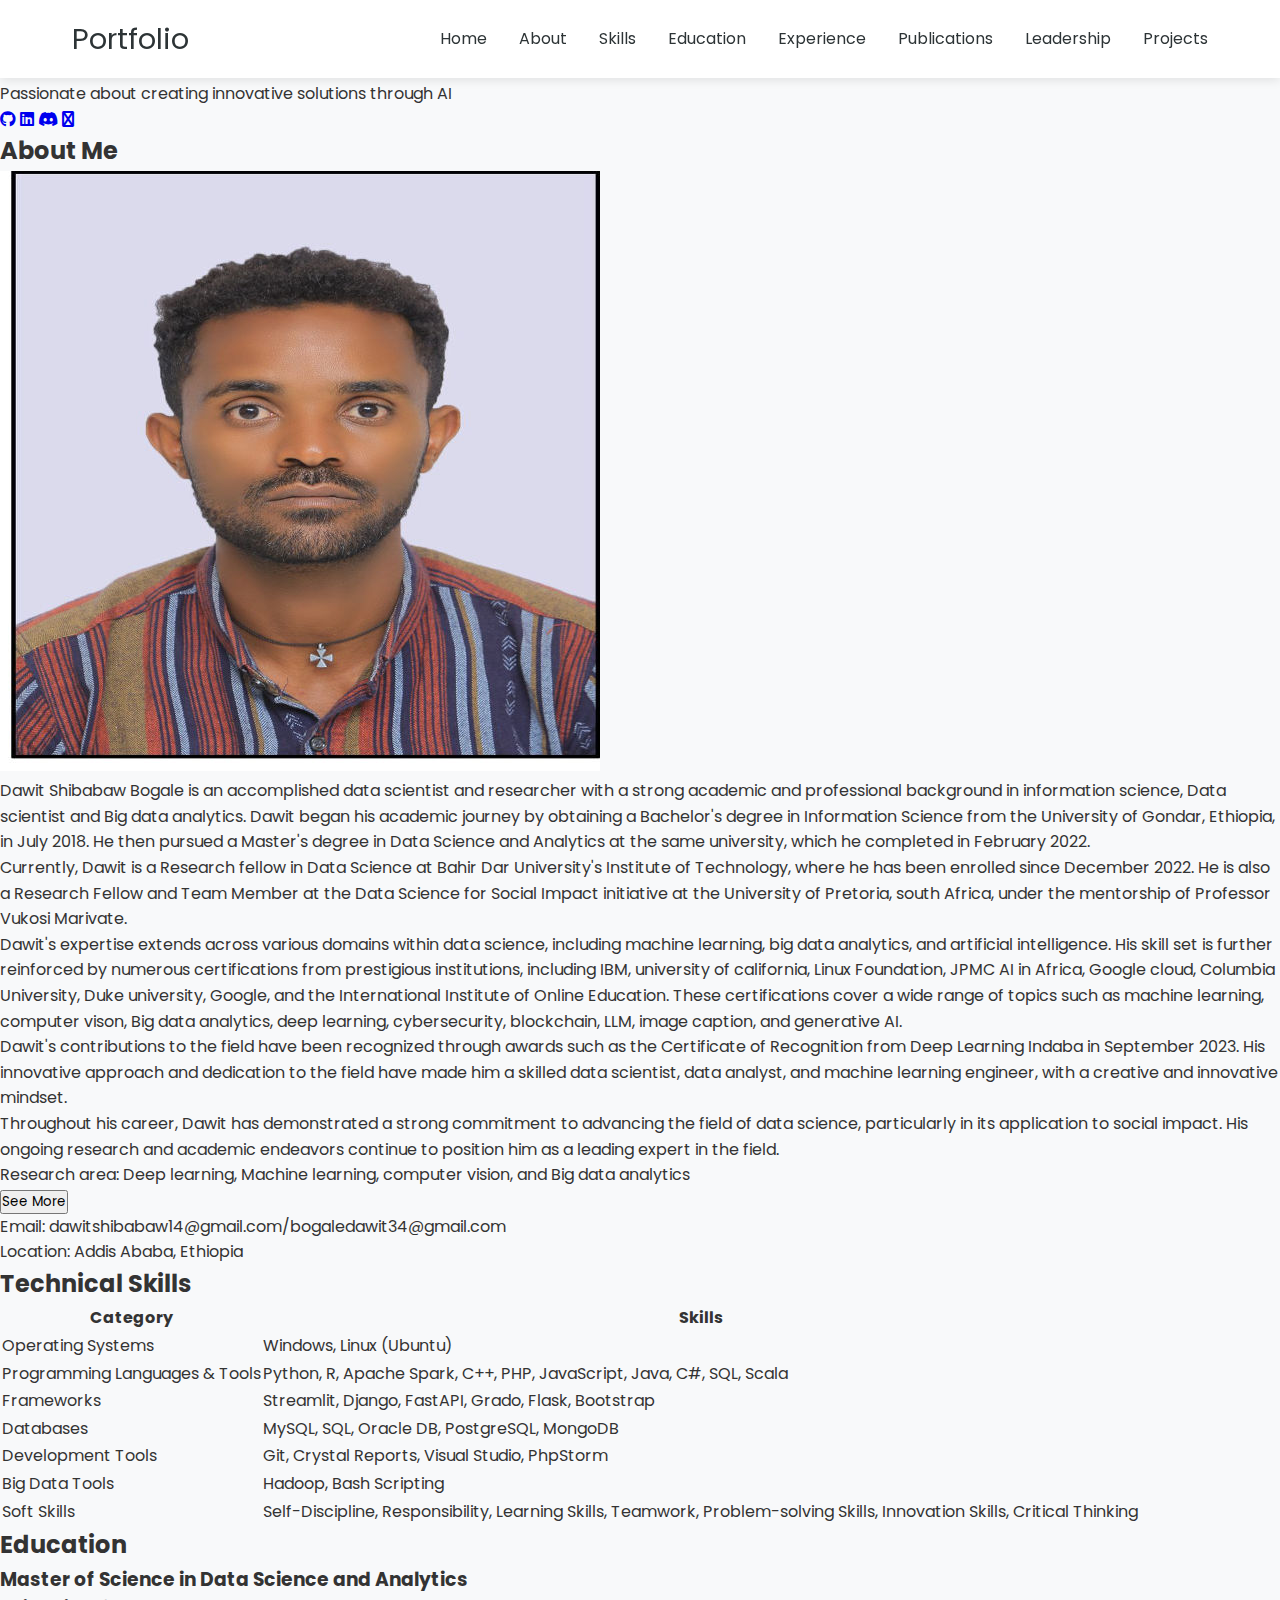
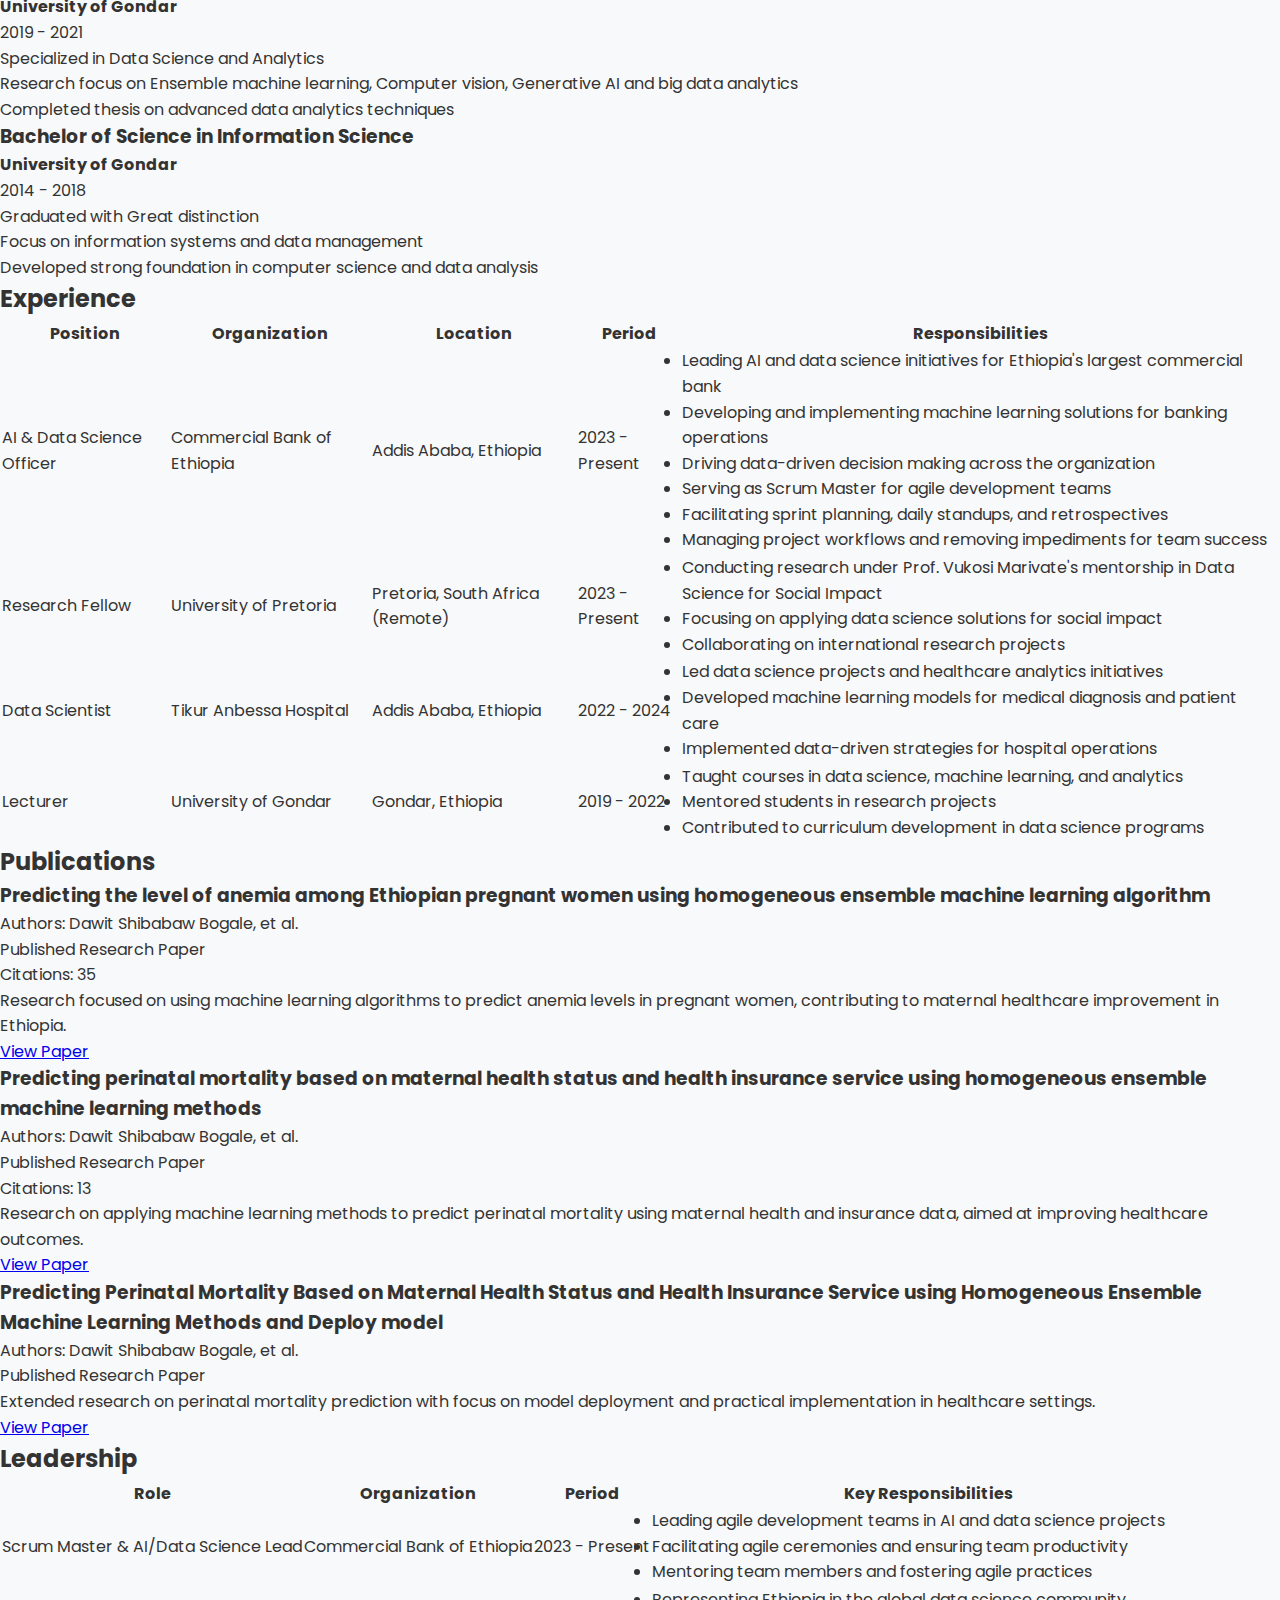
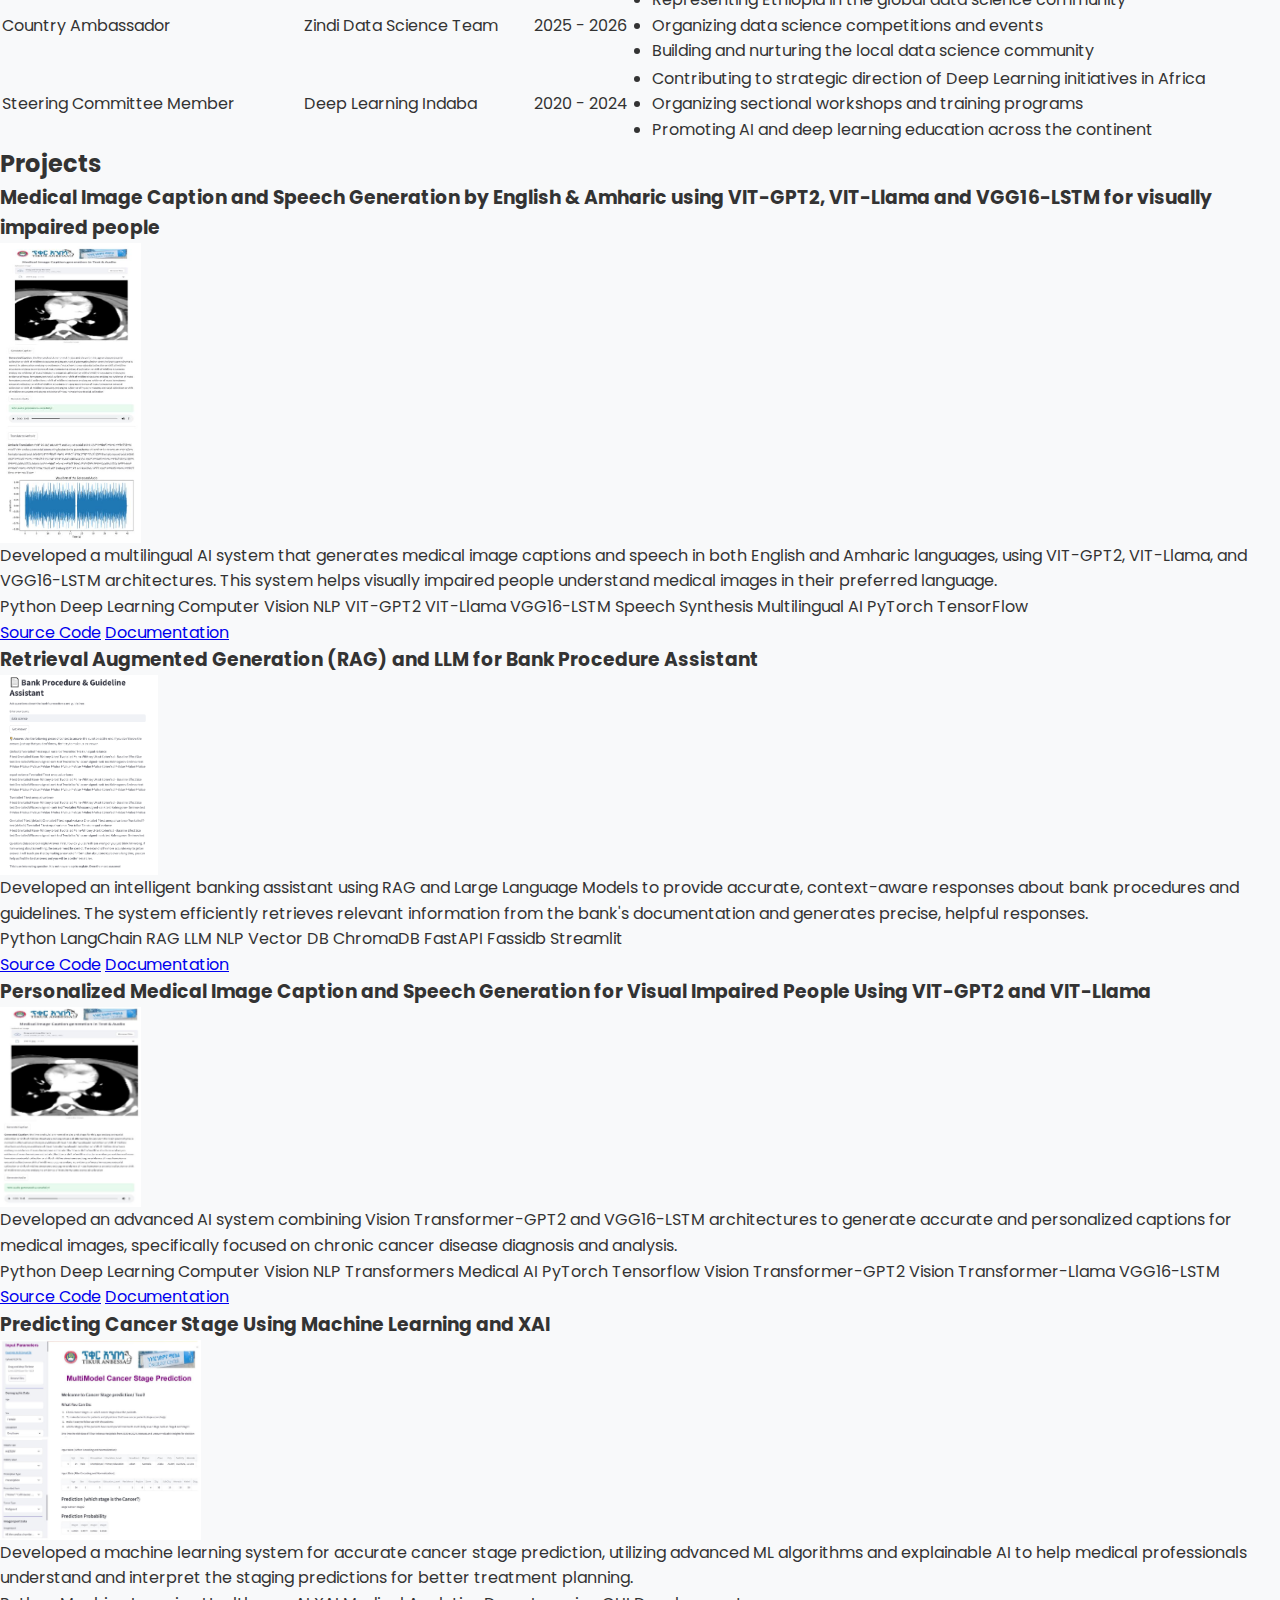
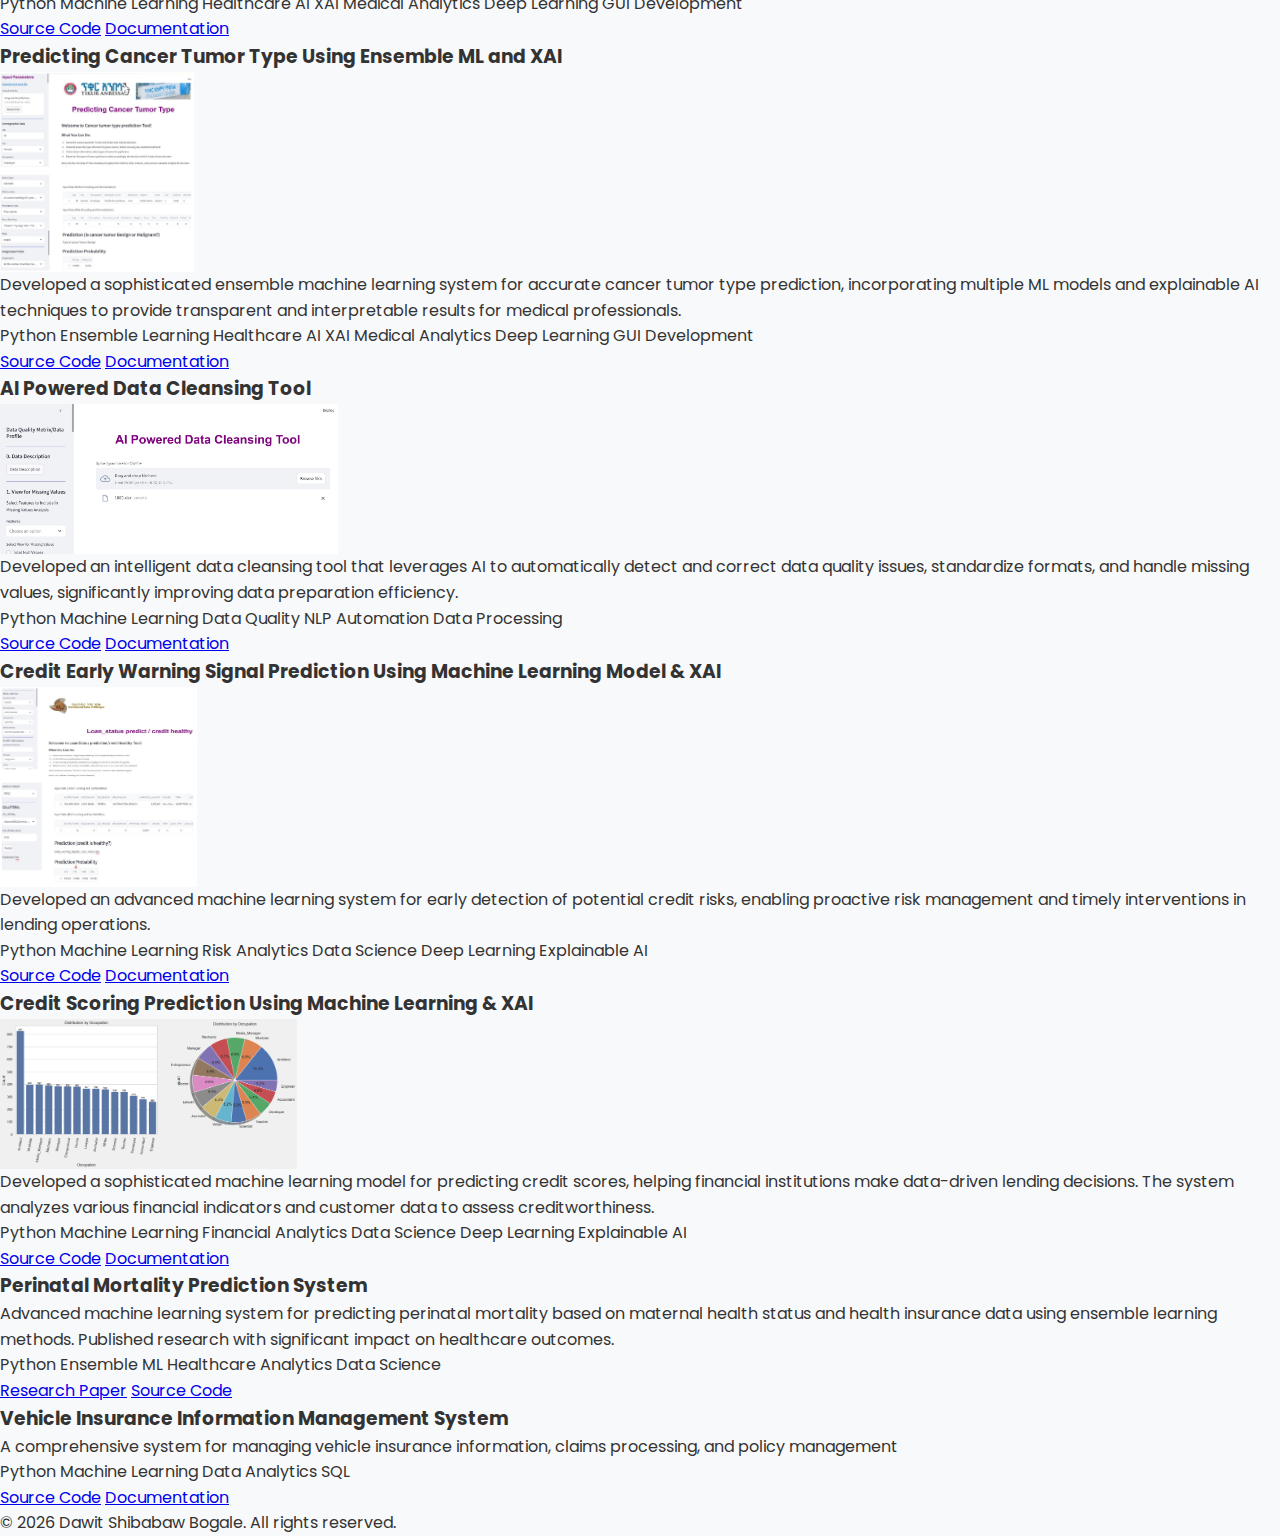
<file: portfolio/index.html>
<!DOCTYPE html>
<html lang="en">
<head>
    <meta charset="UTF-8">
    <meta name="viewport" content="width=device-width, initial-scale=1.0">
    <meta name="description" content="Portfolio of Dawit Shibabaw Bogale - Data Scientist and ML Engineer">
    <title>Dawit Shibabaw - Portfolio</title>
    <link rel="stylesheet" href="style.css">
    <link rel="stylesheet" href="https://cdnjs.cloudflare.com/ajax/libs/font-awesome/6.0.0/css/all.min.css">
    <link href="https://fonts.googleapis.com/css2?family=Poppins:wght@300;400;500;600;700&display=swap" rel="stylesheet">
</head>
<body>
    <!-- Navigation -->
    <nav>
        <div class="nav-content">
            <div class="logo">
                <a href="#">Portfolio</a>
            </div>
            <div class="menu-toggle">
                <i class="fas fa-bars"></i>
            </div>
            <ul class="nav-links">
                <li><a href="#home">Home</a></li>
                <li><a href="#about">About</a></li>
                <li><a href="#skills">Skills</a></li>
                <li><a href="#education">Education</a></li>
                <li><a href="#experience">Experience</a></li>
                <li><a href="#publications">Publications</a></li>
                <li><a href="#leadership">Leadership</a></li>
                <li><a href="#projects">Projects</a></li>
            </ul>
        </div>
    </nav>

    <!-- Home Section -->
    <section id="home" class="home">
        <div class="home-content">
            <h1>Hi, I'm Dawit Shibabaw Bogale</h1>
            <h3>Data scientist, ML engineer, Generative AI practitioner</h3>
            <p>Passionate about creating innovative solutions through AI</p>
            
            <div class="social-icons">
                <a href="https://github.com/dawitemu1" target="_blank"><i class="fab fa-github"></i></a>
                <a href="https://www.linkedin.com/in/dawit-shibabaw-3a0a98190/" target="_blank"><i class="fab fa-linkedin"></i></a>
                <a href="https://discord.com/users/dawitshibabawbogale_80305" target="_blank"><i class="fab fa-discord"></i></a>
                <a href="mailto:dawitshibabaw14@gmail.com" target="_blank"><i class="fab fa-envelope"></i></a>
            </div>
        </div>
    </section>

    <!-- About Section -->
    <section id="about" class="about">
        <h2 class="section-title">About Me</h2>
        <div class="about-content">
            <div class="about-img">
                <img src="Dani (1).jpg" alt="Profile Picture">
            </div>
            <div class="about-text">
                <div class="text-content">
                    <p class="about-description">Dawit Shibabaw Bogale is an accomplished data scientist and researcher with a strong academic and professional background in information science, Data scientist and Big data analytics. Dawit began his academic journey by obtaining a Bachelor's degree in Information Science from the University of Gondar, Ethiopia, in July 2018. He then pursued a Master's degree in Data Science and Analytics at the same university, which he completed in February 2022.</p>

                    <div class="expandable-content">
                        <p>Currently, Dawit is a Research fellow in Data Science at Bahir Dar University's Institute of Technology, where he has been enrolled since December 2022. He is also a Research Fellow and Team Member at the Data Science for Social Impact initiative at the University of Pretoria, south Africa, under the mentorship of Professor Vukosi Marivate.</p>
                        
                        <p>Dawit's expertise extends across various domains within data science, including machine learning, big data analytics, and artificial intelligence. His skill set is further reinforced by numerous certifications from prestigious institutions, including IBM, university of california, Linux Foundation, JPMC AI in Africa, Google cloud, Columbia University, Duke university, Google, and the International Institute of Online Education. These certifications cover a wide range of topics such as machine learning, computer vison, Big data analytics, deep learning, cybersecurity, blockchain, LLM, image caption, and generative AI.</p>
                        
                        <p>Dawit's contributions to the field have been recognized through awards such as the Certificate of Recognition from Deep Learning Indaba in September 2023. His innovative approach and dedication to the field have made him a skilled data scientist, data analyst, and machine learning engineer, with a creative and innovative mindset.</p>
                        
                        <p>Throughout his career, Dawit has demonstrated a strong commitment to advancing the field of data science, particularly in its application to social impact. His ongoing research and academic endeavors continue to position him as a leading expert in the field.</p>
                        
                        <p>Research area: Deep learning, Machine learning, computer vision, and Big data analytics</p>
                    </div>
                </div>
                <button class="read-more-btn">See More</button>
                <div class="personal-info">
                    <div class="info-item">
                        <span class="info-title">Email:</span>
                        <span class="info-value">dawitshibabaw14@gmail.com/bogaledawit34@gmail.com</span>
                    </div>
                    <div class="info-item">
                        <span class="info-title">Location:</span>
                        <span class="info-value">Addis Ababa, Ethiopia</span>
                    </div>
                </div>
            </div>
        </div>
    </section>

    <!-- Skills Section -->
    <section id="skills" class="skills">
        <h2 class="section-title">Technical Skills</h2>
        <div class="skills-table">
            <table>
                <tr>
                    <th>Category</th>
                    <th>Skills</th>
                </tr>
                <tr>
                    <td>Operating Systems</td>
                    <td>Windows, Linux (Ubuntu)</td>
                </tr>
                <tr>
                    <td>Programming Languages & Tools</td>
                    <td>Python, R, Apache Spark, C++, PHP, JavaScript, Java, C#, SQL, Scala</td>
                </tr>
                <tr>
                    <td>Frameworks</td>
                    <td>Streamlit, Django, FastAPI, Grado, Flask, Bootstrap</td>
                </tr>
                <tr>
                    <td>Databases</td>
                    <td>MySQL, SQL, Oracle DB, PostgreSQL, MongoDB</td>
                </tr>
                <tr>
                    <td>Development Tools</td>
                    <td>Git, Crystal Reports, Visual Studio, PhpStorm</td>
                </tr>
                <tr>
                    <td>Big Data Tools</td>
                    <td>Hadoop, Bash Scripting</td>
                </tr>
                <tr>
                    <td>Soft Skills</td>
                    <td>Self-Discipline, Responsibility, Learning Skills, Teamwork, Problem-solving Skills, Innovation Skills, Critical Thinking</td>
                </tr>
            </table>
        </div>
    </section>

    <!-- Education Section -->
    <section id="education" class="education">
        <h2 class="section-title">Education</h2>
        <div class="timeline">
            <div class="timeline-item">
                <div class="timeline-dot"></div>
                <div class="timeline-content">
                    <h3>Master of Science in Data Science and Analytics</h3>
                    <h4>University of Gondar</h4>
                    <p>2019 - 2021</p>
                    <ul>
                        <li>Specialized in Data Science and Analytics</li>
                        <li>Research focus on Ensemble machine learning, Computer vision, Generative AI and big data analytics</li>
                        <li>Completed thesis on advanced data analytics techniques</li>
                    </ul>
                </div>
            </div>
            <div class="timeline-item">
                <div class="timeline-dot"></div>
                <div class="timeline-content">
                    <h3>Bachelor of Science in Information Science</h3>
                    <h4>University of Gondar</h4>
                    <p>2014 - 2018</p>
                    <ul>
                        <li>Graduated with Great distinction</li>
                        <li>Focus on information systems and data management</li>
                        <li>Developed strong foundation in computer science and data analysis</li>
                    </ul>
                </div>
            </div>
        </div>
    </section>

    <!-- Experience Section -->
    <section id="experience" class="experience">
        <h2 class="section-title">Experience</h2>
        <div class="experience-table">
            <table>
                <tr>
                    <th>Position</th>
                    <th>Organization</th>
                    <th>Location</th>
                    <th>Period</th>
                    <th>Responsibilities</th>
                </tr>
                <tr>
                    <td>AI & Data Science Officer</td>
                    <td>Commercial Bank of Ethiopia</td>
                    <td>Addis Ababa, Ethiopia</td>
                    <td>2023 - Present</td>
                    <td>
                        <ul>
                            <li>Leading AI and data science initiatives for Ethiopia's largest commercial bank</li>
                            <li>Developing and implementing machine learning solutions for banking operations</li>
                            <li>Driving data-driven decision making across the organization</li>
                            <li>Serving as Scrum Master for agile development teams</li>
                            <li>Facilitating sprint planning, daily standups, and retrospectives</li>
                            <li>Managing project workflows and removing impediments for team success</li>
                        </ul>
                    </td>
                </tr>
                <tr>
                    <td>Research Fellow</td>
                    <td>University of Pretoria</td>
                    <td>Pretoria, South Africa (Remote)</td>
                    <td>2023 - Present</td>
                    <td>
                        <ul>
                            <li>Conducting research under Prof. Vukosi Marivate's mentorship in Data Science for Social Impact</li>
                            <li>Focusing on applying data science solutions for social impact</li>
                            <li>Collaborating on international research projects</li>
                        </ul>
                    </td>
                </tr>
                <tr>
                    <td>Data Scientist</td>
                    <td>Tikur Anbessa Hospital</td>
                    <td>Addis Ababa, Ethiopia</td>
                    <td>2022 - 2024</td>
                    <td>
                        <ul>
                            <li>Led data science projects and healthcare analytics initiatives</li>
                            <li>Developed machine learning models for medical diagnosis and patient care</li>
                            <li>Implemented data-driven strategies for hospital operations</li>
                        </ul>
                    </td>
                </tr>
                <tr>
                    <td>Lecturer</td>
                    <td>University of Gondar</td>
                    <td>Gondar, Ethiopia</td>
                    <td>2019 - 2022</td>
                    <td>
                        <ul>
                            <li>Taught courses in data science, machine learning, and analytics</li>
                            <li>Mentored students in research projects</li>
                            <li>Contributed to curriculum development in data science programs</li>
                        </ul>
                    </td>
                </tr>
            </table>
        </div>
    </section>

    <!-- Publications Section -->
    <section id="publications" class="publications">
        <h2 class="section-title">Publications</h2>
        <div class="publications-grid">
            <div class="publication-card">
                <div class="publication-content">
                    <h3>Predicting the level of anemia among Ethiopian pregnant women using homogeneous ensemble machine learning algorithm</h3>
                    <p class="authors">Authors: Dawit Shibabaw Bogale, et al.</p>
                    <p class="conference">Published Research Paper</p>
                    <p class="citation">Citations: 35</p>
                    <p class="description">Research focused on using machine learning algorithms to predict anemia levels in pregnant women, contributing to maternal healthcare improvement in Ethiopia.</p>
                    <div class="publication-links">
                        <a href="https://scholar.google.com/citations?view_op=view_citation&hl=en&user=EO9G-tMAAAAJ&citation_for_view=EO9G-tMAAAAJ:u-x6o8ySG0sC" target="_blank" class="btn">View Paper</a>
                    </div>
                </div>
            </div>

            <div class="publication-card">
                <div class="publication-content">
                    <h3>Predicting perinatal mortality based on maternal health status and health insurance service using homogeneous ensemble machine learning methods</h3>
                    <p class="authors">Authors: Dawit Shibabaw Bogale, et al.</p>
                    <p class="conference">Published Research Paper</p>
                    <p class="citation">Citations: 13</p>
                    <p class="description">Research on applying machine learning methods to predict perinatal mortality using maternal health and insurance data, aimed at improving healthcare outcomes.</p>
                    <div class="publication-links">
                        <a href="https://scholar.google.com/citations?view_op=view_citation&hl=en&user=EO9G-tMAAAAJ&citation_for_view=EO9G-tMAAAAJ:qjMakFHDy7sC" target="_blank" class="btn">View Paper</a>
                    </div>
                </div>
            </div>

            <div class="publication-card">
                <div class="publication-content">
                    <h3>Predicting Perinatal Mortality Based on Maternal Health Status and Health Insurance Service using Homogeneous Ensemble Machine Learning Methods and Deploy model</h3>
                    <p class="authors">Authors: Dawit Shibabaw Bogale, et al.</p>
                    <p class="conference">Published Research Paper</p>
                    <p class="description">Extended research on perinatal mortality prediction with focus on model deployment and practical implementation in healthcare settings.</p>
                    <div class="publication-links">
                        <a href="https://scholar.google.com/citations?view_op=view_citation&hl=en&user=EO9G-tMAAAAJ&citation_for_view=EO9G-tMAAAAJ:YsMSGLbcyi4C" target="_blank" class="btn">View Paper</a>
                    </div>
                </div>
            </div>
        </div>
    </section>

    <!-- Leadership Section -->
    <section id="leadership" class="leadership">
        <h2 class="section-title">Leadership</h2>
        <div class="experience-table">
            <table>
                <tr>
                    <th>Role</th>
                    <th>Organization</th>
                    <th>Period</th>
                    <th>Key Responsibilities</th>
                </tr>
                <tr>
                    <td>Scrum Master & AI/Data Science Lead</td>
                    <td>Commercial Bank of Ethiopia</td>
                    <td>2023 - Present</td>
                    <td>
                        <ul>
                            <li>Leading agile development teams in AI and data science projects</li>
                            <li>Facilitating agile ceremonies and ensuring team productivity</li>
                            <li>Mentoring team members and fostering agile practices</li>
                        </ul>
                    </td>
                </tr>
                <tr>
                    <td>Country Ambassador</td>
                    <td>Zindi Data Science Team</td>
                    <td>2025 - 2026</td>
                    <td>
                        <ul>
                            <li>Representing Ethiopia in the global data science community</li>
                            <li>Organizing data science competitions and events</li>
                            <li>Building and nurturing the local data science community</li>
                        </ul>
                    </td>
                </tr>
                <tr>
                    <td>Steering Committee Member</td>
                    <td>Deep Learning Indaba</td>
                    <td>2020 - 2024</td>
                    <td>
                        <ul>
                            <li>Contributing to strategic direction of Deep Learning initiatives in Africa</li>
                            <li>Organizing sectional workshops and training programs</li>
                            <li>Promoting AI and deep learning education across the continent</li>
                        </ul>
                    </td>
                </tr>
            </table>
        </div>
    </section>

    <!-- Projects Section -->
    <section id="projects" class="projects">
        <h2 class="section-title">Projects</h2>
        <div class="projects-grid">
            <div class="project-card">
                <h3>Medical Image Caption and Speech Generation by English & Amharic using VIT-GPT2, VIT-Llama and VGG16-LSTM for visually impaired people</h3>
                <div class="project-content">
                    <div class="project-image" style="height: 300px;">
                        <img src="AM.JPG" alt="Bilingual Medical Image Caption" style="height: 300px; width: auto; object-fit: contain;">
                    </div>
                    <div class="project-info">
                        <p>Developed a multilingual AI system that generates medical image captions and speech in both English and Amharic languages, using VIT-GPT2, VIT-Llama, and VGG16-LSTM architectures. This system helps visually impaired people understand medical images in their preferred language.</p>
                        <div class="project-tags">
                            <span>Python</span>
                            <span>Deep Learning</span>
                            <span>Computer Vision</span>
                            <span>NLP</span>
                            <span>VIT-GPT2</span>
                            <span>VIT-Llama</span>
                            <span>VGG16-LSTM</span>
                            <span>Speech Synthesis</span>
                            <span>Multilingual AI</span>
                            <span>PyTorch</span>
                            <span>TensorFlow</span>
                        </div>
                        <div class="project-links">
                            <a href="https://github.com/dawitemu1/Medical-image-caption-by-AM_En-and-speech-generation-" target="_blank" class="btn">Source Code</a>
                            <a href="#" class="btn">Documentation</a>
                        </div>
                    </div>
                </div>
            </div>

            <div class="project-card">
                <h3>Retrieval Augmented Generation (RAG) and LLM for Bank Procedure Assistant</h3>
                <div class="project-content">
                    <div class="project-image" style="height: 200px;">
                        <img src="RAG.png" alt="RAG Bank Assistant" style="height: 200px; width: auto; object-fit: contain;">
                    </div>
                    <div class="project-info">
                        <p>Developed an intelligent banking assistant using RAG and Large Language Models to provide accurate, context-aware responses about bank procedures and guidelines. The system efficiently retrieves relevant information from the bank's documentation and generates precise, helpful responses.</p>
                        <div class="project-tags">
                            <span>Python</span>
                            <span>LangChain</span>
                            <span>RAG</span>
                            <span>LLM</span>
                            <span>NLP</span>
                            <span>Vector DB</span>
                            <span>ChromaDB</span>
                            <span>FastAPI</span>
                            <span>Fassidb</span>
                            <span>Streamlit</span>
                        </div>
                        <div class="project-links">
                            <a href="https://github.com/dawitemu1/Retrieval-Augmented-Generation-RAG-and-LLMs" target="_blank" class="btn">Source Code</a>
                            <a href="#" class="btn">Documentation</a>
                        </div>
                    </div>
                </div>
            </div>

            <div class="project-card">
                <h3>Personalized Medical Image Caption and Speech Generation for Visual Impaired People Using VIT-GPT2 and VIT-Llama</h3>
                <div class="project-content">
                    <div class="project-image" style="height: 200px;">
                        <img src="caption.JPG" alt="Medical Image Caption Generation" style="height: 200px; width: auto; object-fit: contain;">
                    </div>
                    <div class="project-info">
                        <p>Developed an advanced AI system combining Vision Transformer-GPT2 and VGG16-LSTM architectures to generate accurate and personalized captions for medical images, specifically focused on chronic cancer disease diagnosis and analysis.</p>
                        <div class="project-tags">
                            <span>Python</span>
                            <span>Deep Learning</span>
                            <span>Computer Vision</span>
                            <span>NLP</span>
                            <span>Transformers</span>
                            <span>Medical AI</span>
                            <span>PyTorch</span>
                            <span>Tensorflow</span>
                            <span>Vision Transformer-GPT2</span>
                            <span>Vision Transformer-Llama</span>
                            <span>VGG16-LSTM</span
                        </div>
                        <div class="project-links">
                            <a href="https://github.com/dawitemu1/Medical-image-caption-generation-in-Text-and-Audio-using-VGG16-LSTM-VIT-GPT2" target="_blank" class="btn">Source Code</a>
                            <a href="#" class="btn">Documentation</a>
                        </div>
                    </div>
                </div>
            </div>

            <div class="project-card">
                <h3>Predicting Cancer Stage Using Machine Learning and XAI</h3>
                <div class="project-content">
                    <div class="project-image" style="height: 200px;">
                        <img src="GUI (1).JPG" alt="Cancer Stage Prediction" style="height: 200px; width: auto; object-fit: contain;">
                    </div>
                    <div class="project-info">
                        <p>Developed a machine learning system for accurate cancer stage prediction, utilizing advanced ML algorithms and explainable AI to help medical professionals understand and interpret the staging predictions for better treatment planning.</p>
                        <div class="project-tags">
                            <span>Python</span>
                            <span>Machine Learning</span>
                            <span>Healthcare AI</span>
                            <span>XAI</span>
                            <span>Medical Analytics</span>
                            <span>Deep Learning</span>
                            <span>GUI Development</span>
                        </div>
                        <div class="project-links">
                            <a href="https://github.com/dawitemu1/Multi_model-cancer-stage-prediction-XAI-and-deploy-model" target="_blank" class="btn">Source Code</a>
                            <a href="#" class="btn">Documentation</a>
                        </div>
                    </div>
                </div>
            </div>

            <div class="project-card">
                <h3>Predicting Cancer Tumor Type Using Ensemble ML and XAI</h3>
                <div class="project-content">
                    <div class="project-image" style="height: 200px;">
                        <img src="GUI.JPG" alt="Cancer Tumor Type Prediction" style="height: 200px; width: auto; object-fit: contain;">
                    </div>
                    <div class="project-info">
                        <p>Developed a sophisticated ensemble machine learning system for accurate cancer tumor type prediction, incorporating multiple ML models and explainable AI techniques to provide transparent and interpretable results for medical professionals.</p>
                        <div class="project-tags">
                            <span>Python</span>
                            <span>Ensemble Learning</span>
                            <span>Healthcare AI</span>
                            <span>XAI</span>
                            <span>Medical Analytics</span>
                            <span>Deep Learning</span>
                            <span>GUI Development</span>
                        </div>
                        <div class="project-links">
                            <a href="https://github.com/dawitemu1/Cancer-tumor-type-prediction-and-XAI-and-Deploy-model" target="_blank" class="btn">Source Code</a>
                            <a href="#" class="btn">Documentation</a>
                        </div>
                    </div>
                </div>
            </div>

            <div class="project-card">
                <h3>AI Powered Data Cleansing Tool</h3>
                <div class="project-content">
                    <div class="project-image" style="height: 150px;">
                        <img src="Data.JPG" alt="AI Powered Data Cleansing" style="height: 150px; width: auto; object-fit: contain;">
                    </div>
                    <div class="project-info">
                        <p>Developed an intelligent data cleansing tool that leverages AI to automatically detect and correct data quality issues, standardize formats, and handle missing values, significantly improving data preparation efficiency.</p>
                        <div class="project-tags">
                            <span>Python</span>
                            <span>Machine Learning</span>
                            <span>Data Quality</span>
                            <span>NLP</span>
                            <span>Automation</span>
                            <span>Data Processing</span>
                        </div>
                        <div class="project-links">
                            <a href="https://github.com/dawitemu1/AI-Powered-Data-Cleansing-Tool-" target="_blank" class="btn">Source Code</a>
                            <a href="#" class="btn">Documentation</a>
                        </div>
                    </div>
                </div>
            </div>

            <div class="project-card">
                <h3>Credit Early Warning Signal Prediction Using Machine Learning Model & XAI</h3>
                <div class="project-content">
                    <div class="project-image" style="height: 200px;">
                        <img src="Loan.JPG" alt="Credit Early Warning Signal Prediction" style="height: 200px; width: auto; object-fit: contain;">
                    </div>
                    <div class="project-info">
                        <p>Developed an advanced machine learning system for early detection of potential credit risks, enabling proactive risk management and timely interventions in lending operations.</p>
                        <div class="project-tags">
                            <span>Python</span>
                            <span>Machine Learning</span>
                            <span>Risk Analytics</span>
                            <span>Data Science</span>
                            <span>Deep Learning</span>
                            <span>Explainable AI</span>
                        </div>
                        <div class="project-links">
                            <a href="https://github.com/dawitemu1/Credit-early-waring-signal-EDA-and-model-deploy" target="_blank" class="btn">Source Code</a>
                            <a href="#" class="btn">Documentation</a>
                        </div>
                    </div>
                </div>
            </div>

            <div class="project-card">
                <h3>Credit Scoring Prediction Using Machine Learning & XAI</h3>
                <div class="project-content">
                    <div class="project-image" style="height: 150px;">
                        <img src="score.png" alt="Credit Scoring Prediction" style="height: 150px; width: auto; object-fit: contain;">
                    </div>
                    <div class="project-info">
                        <p>Developed a sophisticated machine learning model for predicting credit scores, helping financial institutions make data-driven lending decisions. The system analyzes various financial indicators and customer data to assess creditworthiness.</p>
                        <div class="project-tags">
                            <span>Python</span>
                            <span>Machine Learning</span>
                            <span>Financial Analytics</span>
                            <span>Data Science</span>
                            <span>Deep Learning</span>
                            <span>Explainable AI</span>
                        </div>
                        <div class="project-links">
                            <a href="https://github.com/dawitemu1/Credit_scoring-and-model-deployment" target="_blank" class="btn">Source Code</a>
                            <a href="#" class="btn">Documentation</a>
                        </div>
                    </div>
                </div>
            </div>

            <div class="project-card">
                <h3>Perinatal Mortality Prediction System</h3>
                <div class="project-content">
                    <div class="project-info">
                        <p>Advanced machine learning system for predicting perinatal mortality based on maternal health status and health insurance data using ensemble learning methods. Published research with significant impact on healthcare outcomes.</p>
                        <div class="project-tags">
                            <span>Python</span>
                            <span>Ensemble ML</span>
                            <span>Healthcare Analytics</span>
                            <span>Data Science</span>
                        </div>
                        <div class="project-links">
                            <a href="https://scholar.google.com/citations?view_op=view_citation&hl=en&user=EO9G-tMAAAAJ&citation_for_view=EO9G-tMAAAAJ:qjMakFHDy7sC" target="_blank" class="btn">Research Paper</a>
                            <a href="https://github.com/dawitemu1/predict-Infant-mortality-based-on-nutritional-status-and-Health-insurance-" target="_blank" class="btn">Source Code</a>
                        </div>
                    </div>
                </div>
            </div>

            <div class="project-card">
                <h3>Vehicle Insurance Information Management System</h3>
                <div class="project-content">
                    <div class="project-info">
                        <p>A comprehensive system for managing vehicle insurance information, claims processing, and policy management</p>
                        <div class="project-tags">
                            <span>Python</span>
                            <span>Machine Learning</span>
                            <span>Data Analytics</span>
                            <span>SQL</span>
                        </div>
                        <div class="project-links">
                            <a href="https://github.com/dawitemu1/vehicle-insurance-system" target="_blank" class="btn">Source Code</a>
                            <a href="#" class="btn">Documentation</a>
                        </div>
                    </div>
                </div>
            </div>
        </div>
    </section>

    <footer>
        <p></p>
    </footer>

    <script src="script.js"></script>
</body>
</html>
</file>
<file: style.css>
/* Reset and Base Styles */
* {
    margin: 0;
    padding: 0;
    box-sizing: border-box;
    font-family: 'Poppins', sans-serif;
    scroll-behavior: smooth;
}

body {
    background: #f8f9fa;
    color: #333;
    line-height: 1.6;
    overflow-x: hidden;
}

/* Navigation Styles */
.navbar {
    position: fixed;
    width: 100%;
    top: 0;
    left: 0;
    background-color: #fff;
    box-shadow: 0 2px 10px rgba(0, 0, 0, 0.1);
    z-index: 1000;
    transition: all 0.3s ease;
}

.nav-content {
    display: flex;
    justify-content: space-between;
    align-items: center;
    padding: 1rem 2rem;
    max-width: 1400px;
    margin: 0 auto;
    position: relative;
}

.logo a {
    color: #2d3436;
    text-decoration: none;
    font-size: clamp(1.2rem, 2vw, 1.5rem);
    font-weight: 700;
    transition: color 0.3s ease;
}

.logo a:hover {
    color: #0984e3;
}

.nav-links {
    display: flex;
    align-items: center;
    gap: clamp(1rem, 2vw, 2rem);
    list-style: none;
    margin: 0;
    padding: 0;
}

.nav-links a {
    color: #2d3436;
    text-decoration: none;
    font-size: clamp(0.9rem, 1.5vw, 1rem);
    font-weight: 500;
    padding: 0.5rem;
    transition: all 0.3s ease;
    position: relative;
}

.nav-links a::after {
    content: '';
    position: absolute;
    bottom: 0;
    left: 0;
    width: 0;
    height: 2px;
    background-color: #0984e3;
    transition: width 0.3s ease;
}

.nav-links a:hover::after {
    width: 100%;
}

.hamburger {
    display: none;
    cursor: pointer;
    z-index: 1001;
    padding: 0.5rem;
    border: none;
    background: transparent;
}

.bar {
    display: block;
    width: 25px;
    height: 2px;
    margin: 5px;
    transition: all 0.3s ease;
    background-color: #2d3436;
    border-radius: 2px;
}

/* Responsive Breakpoints */
@media screen and (max-width: 1200px) {
    .nav-content {
        padding: 1rem;
    }
}

@media screen and (max-width: 992px) {
    .nav-links {
        gap: 1rem;
    }
}

@media screen and (max-width: 768px) {
    .nav-content {
        padding: 0.8rem 1rem;
    }

    .hamburger {
        display: block;
        margin-left: 1rem;
    }

    .nav-links {
        position: fixed;
        right: -100%;
        top: 0;
        height: 100vh;
        flex-direction: column;
        background-color: #fff;
        width: min(80%, 300px);
        padding: 80px 0 2rem;
        transition: 0.3s ease-in-out;
        box-shadow: -2px 0 10px rgba(0, 0, 0, 0.1);
        overflow-y: auto;
    }

    .nav-links.active {
        right: 0;
    }

    .hamburger.active .bar:nth-child(2) {
        opacity: 0;
        transform: translateX(-10px);
    }

    .hamburger.active .bar:nth-child(1) {
        transform: translateY(7px) rotate(45deg);
    }

    .hamburger.active .bar:nth-child(3) {
        transform: translateY(-7px) rotate(-45deg);
    }

    .nav-links li {
        width: 100%;
    }

    .nav-links a {
        display: block;
        padding: 1rem 2rem;
        font-size: 1rem;
        text-align: left;
        border-left: 3px solid transparent;
    }

    .nav-links a:hover {
        background-color: #f8f9fa;
        border-left-color: #0984e3;
    }

    .nav-links a::after {
        display: none;
    }
}

@media screen and (max-width: 480px) {
    .nav-content {
        padding: 0.8rem;
    }

    .logo a {
        font-size: 1.2rem;
    }

    .nav-links {
        width: 100%;
    }

    .nav-links a {
        padding: 0.8rem 1.5rem;
    }
}

/* Add smooth scrolling to the page */
html {
    scroll-behavior: smooth;
}

/* Prevent body scroll when menu is open */
body.menu-open {
    overflow: hidden;
}

/* Section Styles */
section {
    padding: 5rem 1rem;
    min-height: 100vh;
    display: flex;
    flex-direction: column;
    justify-content: center;
}

.section-title {
    text-align: center;
    font-size: clamp(2rem, 4vw, 2.5rem);
    margin-bottom: 3rem;
    color: #2d3436;
}

/* Home Section */
.home {
    background: linear-gradient(135deg, #6c5ce7, #a8e6cf);
    color: #fff;
    text-align: center;
    padding: 0 1rem;
}

.home-content h1 {
    font-size: clamp(2rem, 5vw, 3.5rem);
    margin-bottom: 1rem;
}

.home-content h3 {
    font-size: clamp(1.2rem, 3vw, 2rem);
    margin-bottom: 1rem;
}

.social-icons {
    margin-top: 2rem;
}

.social-icons a {
    color: #fff;
    font-size: 1.5rem;
    margin: 0 1rem;
    transition: transform 0.3s ease;
}

.social-icons a:hover {
    transform: translateY(-5px);
}

/* About Section */
.about-content {
    display: flex;
    align-items: center;
    max-width: 1000px;
    margin: 0 auto;
    gap: 2rem;
}

.about-img img {
    width: 300px;
    border-radius: 50%;
    box-shadow: 0 0 20px rgba(0, 0, 0, 0.1);
}

.about-text {
    flex: 1;
}

.text-content {
    position: relative;
    margin-bottom: 2rem;
}

.about-description {
    margin-bottom: 1rem;
}

.expandable-content {
    display: none;
    opacity: 0;
    transition: opacity 0.3s ease;
}

.expandable-content.active {
    display: block;
    opacity: 1;
}

.read-more-btn {
    display: inline-block;
    padding: 0.5rem 1.5rem;
    background: #007bff;
    color: #fff;
    border: none;
    border-radius: 25px;
    cursor: pointer;
    font-size: 1rem;
    transition: all 0.3s ease;
    margin-bottom: 2rem;
}

.read-more-btn:hover {
    background: #0056b3;
    transform: translateY(-2px);
}

.personal-info {
    margin-top: 2rem;
}

.info-item {
    margin: 1rem 0;
    display: flex;
    align-items: center;
    gap: 1rem;
}

.info-title {
    font-weight: 600;
    min-width: 100px;
}

.info-value {
    color: #666;
}

@media (max-width: 768px) {
    .about-content {
        flex-direction: column;
        text-align: center;
    }

    .about-img img {
        width: min(250px, 80vw);
        margin-bottom: 2rem;
    }

    .info-item {
        flex-direction: column;
        gap: 0.5rem;
        text-align: center;
    }

    .info-title {
        min-width: auto;
    }
}

/* Skills Section */
.skills-content {
    max-width: 1000px;
    margin: 0 auto;
}

.skill-category {
    margin-bottom: 2rem;
}

.skill-category h3 {
    margin-bottom: 1rem;
    color: #2d3436;
}

.skill-item {
    margin: 1rem 0;
}

.progress-bar {
    width: 100%;
    height: 10px;
    background: #dfe6e9;
    border-radius: 5px;
    margin-top: 0.5rem;
}

.progress {
    height: 100%;
    background: #0984e3;
    border-radius: 5px;
    transition: width 0.5s ease;
}

/* Skills Table Styles */
.skills-table {
    width: 100%;
    max-width: 1000px;
    margin: 0 auto;
    padding: 20px;
}

.skills-table table {
    width: 100%;
    border-collapse: collapse;
    background-color: #ffffff;
    box-shadow: 0 0 20px rgba(0, 0, 0, 0.1);
    border-radius: 10px;
    overflow: hidden;
}

.skills-table th,
.skills-table td {
    padding: 15px 20px;
    text-align: left;
    border-bottom: 1px solid #eee;
}

.skills-table th {
    background-color: #007bff;
    color: #ffffff;
    font-weight: 600;
    text-transform: uppercase;
}

.skills-table tr:hover {
    background-color: #f8f9fa;
}

.skills-table td:first-child {
    font-weight: 600;
    color: #333;
    width: 30%;
}

.skills-table td:last-child {
    color: #666;
}

/* Experience Table Styles */
.experience-table {
    width: 100%;
    overflow-x: auto;
    margin: 20px 0;
}

.experience-table table {
    width: 100%;
    border-collapse: collapse;
    background-color: #ffffff;
    box-shadow: 0 2px 15px rgba(0, 0, 0, 0.1);
}

.experience-table th,
.experience-table td {
    padding: 15px;
    text-align: left;
    border-bottom: 1px solid #eee;
}

.experience-table th {
    background-color: #f8f9fa;
    font-weight: 600;
    color: #333;
}

.experience-table tr:hover {
    background-color: #f5f5f5;
}

.experience-table td ul {
    margin: 0;
    padding-left: 20px;
}

.experience-table td ul li {
    margin: 5px 0;
    color: #666;
}

@media screen and (max-width: 768px) {
    .experience-table {
        display: block;
        overflow-x: auto;
    }
}

/* Timeline Styles */
.timeline {
    position: relative;
    max-width: 1000px;
    margin: 0 auto;
}

.timeline::before {
    content: '';
    position: absolute;
    width: 2px;
    height: 100%;
    background: #dfe6e9;
    left: 50%;
    transform: translateX(-50%);
}

.timeline-item {
    margin: 2rem 0;
    position: relative;
}

.timeline-dot {
    width: 16px;
    height: 16px;
    background: #0984e3;
    border-radius: 50%;
    position: absolute;
    left: 50%;
    transform: translateX(-50%);
}

.timeline-content {
    width: calc(50% - 30px);
    padding: 1.5rem;
    background: #fff;
    border-radius: 5px;
    box-shadow: 0 0 20px rgba(0, 0, 0, 0.1);
}

.timeline-item:nth-child(odd) .timeline-content {
    margin-left: auto;
}

/* Projects Section Styles */
.projects {
    padding: 4rem 2rem;
    background: #f8f9fa;
}

.projects-grid {
    display: flex;
    flex-direction: column;
    gap: 3rem;
    max-width: 1000px;
    margin: 0 auto;
    padding: 20px;
}

.project-card {
    background: #fff;
    border-radius: 10px;
    padding: 1.5rem;
    margin-bottom: 2rem;
    box-shadow: 0 2px 10px rgba(0, 0, 0, 0.1);
    transition: transform 0.3s ease;
}

.project-card:hover {
    transform: translateY(-5px);
}

.project-content {
    display: flex;
    gap: 2rem;
    align-items: flex-start;
}

.project-image {
    flex: 0 0 auto;
    width: 300px;
    height: 250px;
    overflow: hidden;
    border-radius: 8px;
    box-shadow: 0 2px 8px rgba(0, 0, 0, 0.1);
}

.project-image img {
    width: 100%;
    height: 100%;
    object-fit: cover;
    transition: transform 0.3s ease;
}

.project-card:hover .project-image img {
    transform: scale(1.05);
}

.project-card:nth-child(1) .project-image,
.project-card:nth-child(2) .project-image {
    height: 150px;
}

.project-card:nth-child(1) .project-image img,
.project-card:nth-child(2) .project-image img {
    object-fit: contain;
}

.project-info {
    flex: 1;
}

.project-info h3 {
    margin: 0 0 1rem;
    color: #2d3436;
    font-size: 1.4rem;
}

.project-info p {
    color: #636e72;
    margin-bottom: 1.5rem;
    line-height: 1.6;
}

.project-tags {
    display: flex;
    flex-wrap: wrap;
    gap: 0.5rem;
    margin-bottom: 1.5rem;
}

.project-tags span {
    background: #f1f2f6;
    color: #2d3436;
    padding: 0.4rem 0.8rem;
    border-radius: 20px;
    font-size: 0.9rem;
}

.project-links {
    display: flex;
    gap: 1rem;
}

.project-links .btn {
    padding: 0.6rem 1.2rem;
    border-radius: 5px;
    text-decoration: none;
    font-weight: 500;
    transition: all 0.3s ease;
    background: #0984e3;
    color: #fff;
}

.project-links .btn:hover {
    background: #0769b3;
    transform: translateY(-2px);
}

@media screen and (max-width: 768px) {
    .project-content {
        flex-direction: column;
    }

    .project-image {
        width: 100%;
        height: 200px;
    }

    .project-card:nth-child(1) .project-image,
    .project-card:nth-child(2) .project-image {
        height: 150px;
    }
}

/* Responsive Design */
@media (max-width: 768px) {
    .nav-content {
        position: relative;
    }

    .nav-links {
        display: none;
        position: absolute;
        top: 100%;
        left: 0;
        width: 100%;
        background: #fff;
        flex-direction: column;
        padding: 1rem 0;
        box-shadow: 0 2px 10px rgba(0, 0, 0, 0.1);
    }

    .nav-links.active {
        display: flex;
    }

    .nav-links li {
        width: 100%;
        text-align: center;
    }

    .nav-links li a {
        display: block;
        padding: 0.8rem;
    }

    .about-content {
        flex-direction: column;
        text-align: center;
        padding: 0 1rem;
    }

    .about-img img {
        width: min(250px, 80vw);
        margin-bottom: 2rem;
    }

    .timeline::before {
        left: 30px;
    }

    .timeline-content {
        width: calc(100% - 60px);
        margin-left: 60px !important;
    }

    .timeline-dot {
        left: 30px;
    }

    .skills-table {
        padding: 10px;
    }

    .skills-table td,
    .skills-table th {
        padding: 10px;
        font-size: 0.9rem;
    }

    .project-content {
        flex-direction: column;
        gap: 1rem;
    }

    .project-card {
        padding: 1rem;
    }

    .project-card h3 {
        font-size: 1.2rem;
    }

    .project-info p {
        font-size: 0.9rem;
    }

    .project-tags span {
        font-size: 0.8rem;
    }
}

/* Small screens */
@media (max-width: 480px) {
    section {
        padding: 4rem 0.5rem;
    }

    .home-content h1 {
        font-size: clamp(1.8rem, 4vw, 2.5rem);
    }

    .home-content h3 {
        font-size: clamp(1rem, 2.5vw, 1.5rem);
    }

    .about-text p {
        font-size: 0.9rem;
    }

    .info-item {
        flex-direction: column;
        gap: 0.3rem;
    }

    .project-links {
        flex-direction: column;
        gap: 0.8rem;
    }

    .project-links .btn {
        width: 100%;
        max-width: none;
    }
}

/* Footer */
footer {
    text-align: center;
    padding: 2rem;
    background: #2d3436;
    color: #fff;
}
</file>
<file: portfolio/style.css>
/* Reset and Base Styles */
* {
    margin: 0;
    padding: 0;
    box-sizing: border-box;
    font-family: 'Poppins', sans-serif;
    scroll-behavior: smooth;
}

body {
    background: #f8f9fa;
    color: #333;
    line-height: 1.6;
    overflow-x: hidden;
}

/* Navigation Styles */
nav {
    position: fixed;
    width: 100%;
    background: #fff;
    box-shadow: 0 2px 10px rgba(0, 0, 0, 0.1);
    z-index: 1000;
    top: 0;
    transition: all 0.3s ease;
}

.nav-content {
    max-width: 1200px;
    margin: 0 auto;
    padding: 1rem;
    display: flex;
    justify-content: space-between;
    align-items: center;
<<<<<<< HEAD
    position: relative;
}

.logo a {
    font-size: clamp(1.2rem, 2vw, 1.5rem);
=======
    flex-wrap: wrap;
}

.logo a {
    font-size: 1.8rem;
    padding-left: 1rem;
>>>>>>> 1de7e9ca2cc5af84eac30e4f6d97dd2f2d5ecbd5
    font-weight: 700;
    color: #2d3436;
    text-decoration: none;
}

.menu-toggle {
    display: none;
    cursor: pointer;
    z-index: 1002;
}

.menu-toggle i {
    font-size: 24px;
    color: #333;
}

.nav-links {
    display: flex;
    list-style: none;
<<<<<<< HEAD
    gap: 1rem;
    align-items: center;
=======
    flex-wrap: wrap;
>>>>>>> 1de7e9ca2cc5af84eac30e4f6d97dd2f2d5ecbd5
}

.nav-links li a {
    font-size: 1rem;
    color: #2d3436;
    text-decoration: none;
    padding: 0.5rem 1rem;
    transition: color 0.3s ease;
    font-size: clamp(0.9rem, 1.5vw, 1rem);
}

.nav-links li a:hover {
    color: #0984e3;
}

/* Mobile Navigation */
@media (max-width: 768px) {
    .menu-toggle {
        display: block;
    }

    .nav-links {
        display: none;
        position: fixed;
        top: 0;
        left: 0;
        width: 100%;
        height: 100vh;
        background: #fff;
        flex-direction: column;
        justify-content: center;
        align-items: center;
        gap: 2rem;
        z-index: 1001;
    }

    .nav-links.active {
        display: flex;
        animation: fadeIn 0.3s ease;
    }

    @keyframes fadeIn {
        from { opacity: 0; }
        to { opacity: 1; }
    }

    .nav-links li {
        transform: translateY(20px);
        opacity: 0;
    }

    .nav-links.active li {
        animation: slideIn 0.5s ease forwards;
    }

    @keyframes slideIn {
        to {
            transform: translateY(0);
            opacity: 1;
        }
    }

    .nav-links li:nth-child(1) { animation-delay: 0.1s; }
    .nav-links li:nth-child(2) { animation-delay: 0.2s; }
    .nav-links li:nth-child(3) { animation-delay: 0.3s; }
    .nav-links li:nth-child(4) { animation-delay: 0.4s; }
    .nav-links li:nth-child(5) { animation-delay: 0.5s; }
    .nav-links li:nth-child(6) { animation-delay: 0.6s; }
    .nav-links li:nth-child(7) { animation-delay: 0.7s; }
    .nav-links li:nth-child(8) { animation-delay: 0.8s; }
}

/* Section Styles */
<<<<<<< HEAD
section {
    padding: 5rem 1rem;
=======
section, main {
    padding: 3rem 1rem;
>>>>>>> 1de7e9ca2cc5af84eac30e4f6d97dd2f2d5ecbd5
    min-height: 100vh;
    display: flex;
    width: 100%;
    flex-direction: column;
    justify-content: center;
}

.section-title {
    text-align: center;
<<<<<<< HEAD
    font-size: clamp(2rem, 4vw, 2.5rem);
=======
    font-size: 2.5rem;
    padding: 1rem;
>>>>>>> 1de7e9ca2cc5af84eac30e4f6d97dd2f2d5ecbd5
    margin-bottom: 3rem;
    color: #2d3436;
}

/* Home Section */
.home {
    background: linear-gradient(135deg, #6c5ce7, #a8e6cf);
    color: #fff;
    text-align: center;
    padding: 0 1rem;
}

.home-content h1 {
<<<<<<< HEAD
    font-size: clamp(2rem, 5vw, 3.5rem);
=======
    font-size: 3rem;
>>>>>>> 1de7e9ca2cc5af84eac30e4f6d97dd2f2d5ecbd5
    margin-bottom: 1rem;
}

.home-content h3 {
<<<<<<< HEAD
    font-size: clamp(1.2rem, 3vw, 2rem);
    margin-bottom: 1rem;
=======
    font-size: 1.5rem;
    margin-bottom: 1.5rem;
>>>>>>> 1de7e9ca2cc5af84eac30e4f6d97dd2f2d5ecbd5
}

.social-icons {
    margin-top: 2rem;
}

.social-icons a {
    color: #fff;
    font-size: 1.5rem;
    margin: 0 1rem;
    transition: transform 0.3s ease;
}

.social-icons a:hover {
    transform: translateY(-5px);
}

/* About Section */
.about-content {
    display: flex;
    align-items: center;
    max-width: 90%;
    width: 100%;
    margin: 0 auto;
    gap: 2rem;
}

.about-img img {
    max-width: 100%;
    max-height: 100%;
    height: auto;
    object-fit: cover;
    width: 300px;
    border-radius: 50%;
    box-shadow: 0 0 20px rgba(0, 0, 0, 0.1);
}

.about-text {
    flex: 1;
}

.text-content {
    position: relative;
    margin-bottom: 2rem;
}

.about-description {
    margin-bottom: 1rem;
}

.expandable-content {
    display: none;
    opacity: 0;
    transition: opacity 0.3s ease;
}

.expandable-content.active {
    display: block;
    opacity: 1;
}

.read-more-btn {
    display: inline-block;
    padding: 0.5rem 1.5rem;
    background: #007bff;
    color: #fff;
    border: none;
    border-radius: 25px;
    cursor: pointer;
    font-size: 1rem;
    transition: all 0.3s ease;
    margin-bottom: 2rem;
}

.read-more-btn:hover {
    background: #0056b3;
    transform: translateY(-2px);
}

.personal-info {
    margin-top: 2rem;
}

.info-item {
    margin: 1rem 0;
    display: flex;
    align-items: center;
    gap: 1rem;
}

.info-title {
    font-weight: 600;
    min-width: 100px;
}

.info-value {
    color: #666;
}

@media (max-width: 768px) {
    .about-content {
        flex-direction: column;
        text-align: center;
    }

    .about-img img {
        width: min(250px, 80vw);
        margin-bottom: 2rem;
    }

    .info-item {
        flex-direction: column;
        gap: 0.5rem;
        text-align: center;
    }

    .info-title {
        min-width: auto;
    }
}

/* Skills Section */
.skills-content {
    max-width: 1000px;
    margin: 0 auto;
}

.skill-category {
    margin-bottom: 2rem;
}

.skill-category h3 {
    margin-bottom: 1rem;
    color: #2d3436;
}

.skill-item {
    margin: 1rem 0;
}

.progress-bar {
    width: 100%;
    height: 10px;
    background: #dfe6e9;
    border-radius: 5px;
    margin-top: 1rem;
}

.progress {
    height: 100%;
    background: #0984e3;
    border-radius: 5px;
    transition: width 0.5s ease;
}

/* Skills Table Styles */
.skills-table {
    width: 100%;
    max-width: 1000px;
    margin: 0 auto;
    padding: 20px;
}

.skills-table table {
    width: 100%;
    border-collapse: collapse;
    background-color: #ffffff;
    box-shadow: 0 0 20px rgba(0, 0, 0, 0.1);
    border-radius: 10px;
}

.skills-table th,
.skills-table td {
    padding: 15px 20px;
    text-align: left;
    border-bottom: 1px solid #eee;
}

.skills-table th {
    background-color: #007bff;
    color: #ffffff;
    font-weight: 600;
    text-transform: uppercase;
}

.skills-table tr:hover {
    background-color: #f8f9fa;
}

.skills-table td:first-child {
    font-weight: 600;
    color: #333;
    width: 30%;
}

.skills-table td:last-child {
    color: #666;
}

/* Experience Table Styles */
.experience-table {
    overflow-x: auto;
    margin: 20px 0;
}

.experience-table table {
    width: 100%;
    border-collapse: collapse;
    background-color: #ffffff;
    border-spacing: 0;
    box-shadow: 0 2px 15px rgba(0, 0, 0, 0.1);
    border-radius: 5px;
}

.experience-table th,
.experience-table td {
    padding: 15px;
    text-align: left;
    border-bottom: 1px solid #eee;
}

.experience-table th {
    background-color: #f8f9fa;
    font-weight: 600;
    color: #333;
}

.experience-table tr:hover {
    background-color: #f5f5f5;
    cursor: pointer;
}

.experience-table td ul {
    margin: 0;
    padding-left: 20px;
}

.experience-table td ul li {
    margin: 5px 0;
    color: #666;
}

/* Timeline Styles */
.timeline {
    position: relative;
    max-width: 1000px;
    margin: 0 auto;
}

.timeline::before {
    content: '';
    position: absolute;
    width: 2px;
    height: 100%;
    background: #dfe6e9;
    left: 50%;
    transform: translateX(-50%);
}

.timeline-item {
    margin: 2rem 0;
    position: relative;
}

.timeline-dot {
    width: 16px;
    height: 16px;
    background: #0984e3;
    border-radius: 50%;
    position: absolute;
    left: 50%;
    transform: translateX(-50%);
}

/*timeline design*/
.timeline-content {
    width: calc(50% - 30px);
    margin-left: 3rem;
    margin-right: 3rem;
    margin-bottom: 2rem;
    margin-top: 2rem;
    border-radius: 5px;
    padding: 1.5rem;
    border-radius: 5px;
    box-shadow: 0 0 20px rgba(0, 0, 0, 0.1);
}

.timeline-item:nth-child(odd) .timeline-content {
    margin-left: auto;
}

/* Projects Section Styles */
<<<<<<< HEAD
.projects {
    padding: 4rem 2rem;
    background: #f8f9fa;
}

.projects-grid {
    display: flex;
    flex-direction: column;
    gap: 3rem;
    max-width: 1000px;
=======

/* Projects Section Styles */
.projects-grid {
    display: grid;
    grid-template-columns: repeat(auto-fit, minmax(300px, 1fr));
    gap: 1rem;
    max-width: 95%;
    width: 95%;
>>>>>>> 1de7e9ca2cc5af84eac30e4f6d97dd2f2d5ecbd5
    margin: 0 auto;
    overflow: hidden;
    padding: 20px;
}

.project-card {
    background: #ffffff;
<<<<<<< HEAD
    border-radius: 12px;
    box-shadow: 0 4px 20px rgba(0, 0, 0, 0.08);
    transition: transform 0.3s ease, box-shadow 0.3s ease;
=======
    border-radius: 10px;
    box-shadow: 0 4px 15px rgba(0, 0, 0, 0.1);
>>>>>>> 1de7e9ca2cc5af84eac30e4f6d97dd2f2d5ecbd5
    overflow: hidden;
    padding: 2rem;
    width: 100%;
}

.project-card:hover {
    transform: translateY(-5px);
    box-shadow: 0 8px 30px rgba(0, 0, 0, 0.12);
}

.project-card h3 {
<<<<<<< HEAD
    color: #2d3436;
    margin-bottom: 1.5rem;
    font-size: 1.5rem;
    border-bottom: 2px solid #007bff;
    padding-bottom: 0.8rem;
=======
    color: #333;
    margin-bottom: 1rem;
    font-size: 1.3rem;
    border-bottom: 2px solid #007BFF;
    padding-bottom: 0.5rem;
>>>>>>> 1de7e9ca2cc5af84eac30e4f6d97dd2f2d5ecbd5
    display: inline-block;
    line-height: 1.4;
}

.project-content {
    display: flex;
    gap: 2.5rem;
    margin-top: 1.5rem;
}

<<<<<<< HEAD
.project-card .project-image {
    flex: 0 0 300px;
    max-height: 300px;
    border-radius: 8px;
    overflow: hidden;
}

=======
>>>>>>> 1de7e9ca2cc5af84eac30e4f6d97dd2f2d5ecbd5
.project-card .project-image img {
    width: 100%;
    max-width: 100%;
    max-height: 100%;
    height: auto;
    min-width: 100px;
    object-fit: cover;
    object-fit: contain;
    border-radius: 8px;
    transition: transform 0.3s ease;
}

.project-card .project-info {
    flex: 1;
}



.project-info p {
<<<<<<< HEAD
    color: #636e72;
    font-size: 1.1rem;
    margin-bottom: 1.8rem;
    line-height: 1.7;
=======
    color: #666;
    font-size: 0.9rem;
    margin-bottom: 1.5rem;
    line-height: 1.6;
>>>>>>> 1de7e9ca2cc5af84eac30e4f6d97dd2f2d5ecbd5
}

.project-tags {
    display: flex;
    flex-wrap: wrap;
    gap: 0.8rem;
    margin-bottom: 2rem;
}

.project-tags span {
    background: #f1f3f5;
    color: #2d3436;
    padding: 0.5rem 1rem;
    border-radius: 20px;
    font-size: 0.95rem;
    transition: all 0.3s ease;
}

.project-tags span:hover {
    background: #e9ecef;
    transform: translateY(-2px);
}

.project-links {
    display: flex;
    gap: 1.2rem;
}

.project-links .btn {
    padding: 0.8rem 1.5rem;
    background: #007bff;
    color: white;
    text-decoration: none;
    border-radius: 8px;
    font-size: 1rem;
    font-weight: 500;
    transition: all 0.3s ease;
    text-align: center;
    min-width: 140px;
}
.project-links .btn{
    padding: 0.8rem 1rem;
    font-size: 0.9rem;

}
.project-links .btn:hover {
    background: #0056b3;
    transform: translateY(-2px);
}

@media screen and (max-width: 1024px) {
    .project-card .project-image {
        flex: 0 0 250px;
        max-height: 250px;
    }
}
/*Media Query for project section*/
@media (max-width: 767px) {

    .project-card {
        padding: 1rem;
    }

<<<<<<< HEAD
@media screen and (max-width: 768px) {
    .projects {
        padding: 3rem 1rem;
    }

    .projects-grid {
        gap: 2.5rem;
        padding: 15px;
    }

    .project-card {
        padding: 1.5rem;
    }

    .project-card h3 {
        font-size: 1.3rem;
        margin-bottom: 1.2rem;
    }

=======
>>>>>>> 1de7e9ca2cc5af84eac30e4f6d97dd2f2d5ecbd5
    .project-content {
        flex-direction: column;
        gap: 1.5rem;
    }
<<<<<<< HEAD
    
    .project-card .project-image {
        width: 100%;
        max-height: 200px;
        margin: 0 auto;
    }

    .project-info p {
        font-size: 1rem;
        margin-bottom: 1.5rem;
    }
    
=======

>>>>>>> 1de7e9ca2cc5af84eac30e4f6d97dd2f2d5ecbd5
    .project-links {
        flex-direction: column;
        gap: 1rem;
    }

    .project-links .btn {
        width: 100%;
        padding: 0.7rem 1rem;
    }
<<<<<<< HEAD

    .project-tags {
        gap: 0.6rem;
        margin-bottom: 1.5rem;
    }

    .project-tags span {
        padding: 0.4rem 0.8rem;
        font-size: 0.9rem;
    }
}

/* Responsive Design */
@media (max-width: 768px) {
    .nav-content {
        position: relative;
    }

    .nav-links {
        display: none;
        position: absolute;
        top: 100%;
        left: 0;
        width: 100%;
        background: #fff;
        flex-direction: column;
        padding: 1rem 0;
        box-shadow: 0 2px 10px rgba(0, 0, 0, 0.1);
    }

    .nav-links.active {
        display: flex;
    }

    .nav-links li {
        width: 100%;
        text-align: center;
    }

    .nav-links li a {
        display: block;
        padding: 0.8rem;
    }

=======
    .projects-grid {
        gap: 0.8rem;
        grid-template-columns: 1fr;
    }

}



/* Footer */
footer {
    text-align: center;
    padding: 2rem;
    background: #2d3436;
    color: #fff;
}

/*Responsive Design  Navigation Bar*/
@media (max-width: 1024px){
    .nav-links{
        position: absolute;
        flex-direction: column;
        width: 100%;
        left: 0;
        top: 100%;
        background-color: rgba(255, 255, 255, 0.95);
        box-shadow: 0 4px 6px rgba(0, 0, 0, 0.1);
        max-height: 0;
        overflow: hidden;
        transition: max-height 0.3s ease-out;
    }
    .nav-links.active {
        max-height: 500px;
        transition: max-height 0.3s ease-in;
    }
    .nav-links li {
        width: 100%;
        text-align: center;
        border-bottom: 1px solid #eee;
    }
    .nav-links li a{
        display: block;
        padding: 1rem;
    }
}
@media (max-width: 767px) {
    .nav-content {
       flex-direction: column;
       align-items: flex-start;
       gap: 0.5rem;
       padding: 0.5rem;
    }
    .logo a {
        font-size: 1.3rem;
    }

    .home-content h1{
        font-size: 2.2rem;
    }
    .home-content h3{
        font-size: 1.2rem;
    }
    .social-icons a{
        font-size: 1.3rem;
    }
    .section-title{
        font-size: 2rem;
        text-align: center;
    }
    .info-item{
        font-size: 0.9rem;
    }
/*Responsive Design  About section*/
>>>>>>> 1de7e9ca2cc5af84eac30e4f6d97dd2f2d5ecbd5
    .about-content {
        flex-direction: column;
        text-align: center;
        padding: 0 1rem;
    }

    .about-img img {
        width: min(250px, 80vw);
        margin-bottom: 2rem;
    }
    .timeline::before {
        left: 30px;
    }
    
    .timeline-content {
        width: calc(100% - 60px);
        margin-left: 60px;
    }
    .timeline-dot {
        left: 30px;
    }

    .skills-table {
        padding: 10px;
    }

    .skills-table td,
    .skills-table th {
        padding: 10px;
        font-size: 0.9rem;
    }

    .project-content {
        flex-direction: column;
        gap: 1rem;
    }

    .project-card {
        padding: 1rem;
    }

    .project-card h3 {
        font-size: 1.2rem;
    }

    .project-info p {
        font-size: 0.9rem;
    }

    .project-tags span {
        font-size: 0.8rem;
    }
}

/* Small screens */
@media (max-width: 480px) {
    section {
        padding: 4rem 0.5rem;
    }

    .home-content h1 {
        font-size: clamp(1.8rem, 4vw, 2.5rem);
    }

    .home-content h3 {
        font-size: clamp(1rem, 2.5vw, 1.5rem);
    }

    .about-text p {
        font-size: 0.9rem;
    }

    .info-item {
        flex-direction: column;
        gap: 0.3rem;
    }

    .project-links {
        flex-direction: column;
        gap: 0.8rem;
    }

    .project-links .btn {
        width: 100%;
        max-width: none;
    }
}

/* Footer */
footer {
    text-align: center;
    padding: 2rem;
    background: #2d3436;
    color: #fff;
}
</file>
